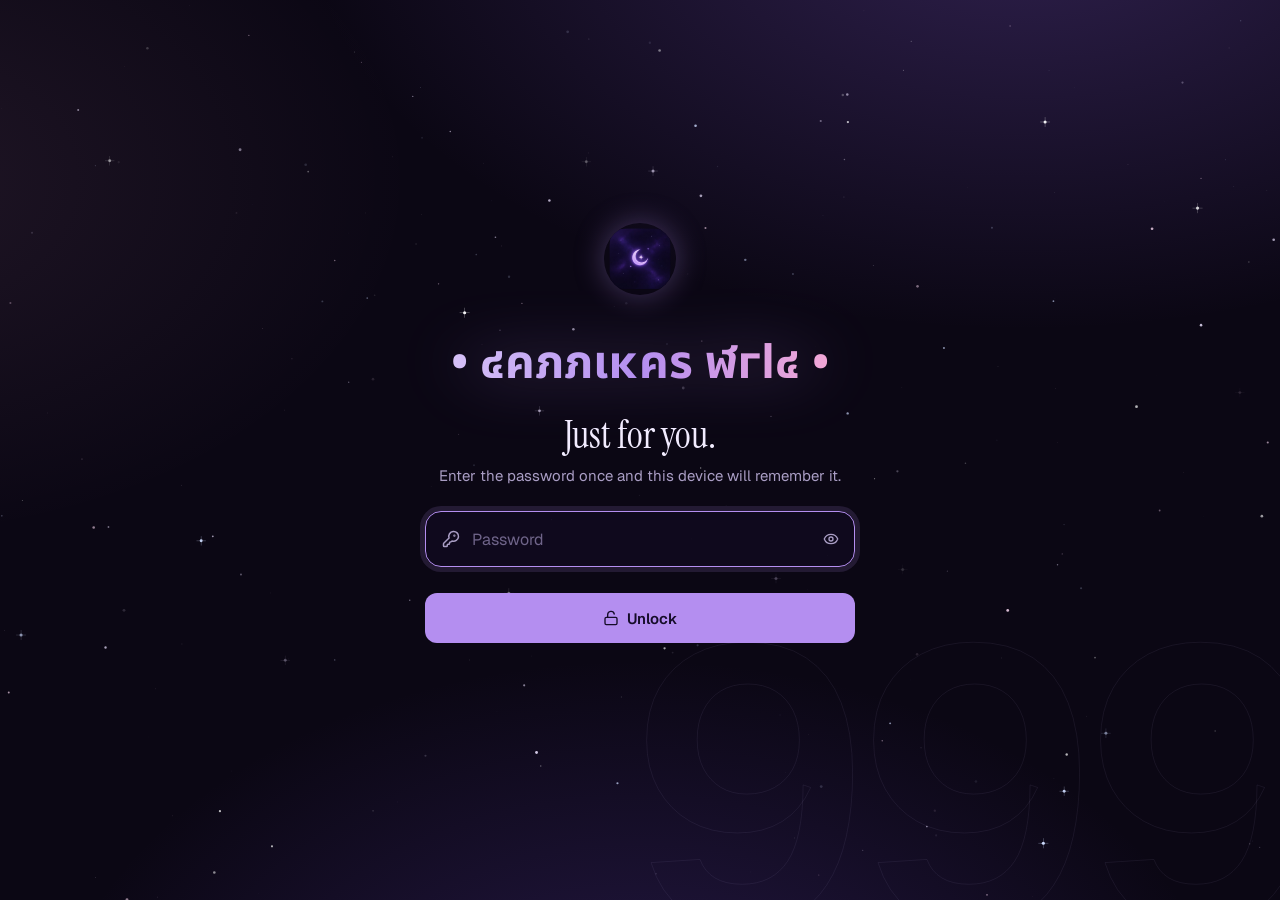
<file: index.html>
<!doctype html>
<html lang="en" class="booting">
<head>
  <meta charset="utf-8">
  <meta name="viewport" content="width=device-width, initial-scale=1, viewport-fit=cover">
  <title>• ๔คภภเкคร ฬгl๔ •</title>
  <meta name="description" content="A private page.">
  <!-- private page: keep it out of search engines -->
  <meta name="robots" content="noindex, nofollow">
  <meta name="theme-color" content="#0b0714">
  <link rel="icon" type="image/png" href="logo.png?v=9">

  <!-- installable as an app (opens at ?home=1, so it counts as her home page) -->
  <link rel="manifest" href="manifest.webmanifest">
  <link rel="apple-touch-icon" href="logo.png?v=9">
  <meta name="apple-mobile-web-app-title" content="๔คภภเкคร ฬгl๔">
  <meta name="mobile-web-app-capable" content="yes">
  <meta name="apple-mobile-web-app-capable" content="yes">
  <meta name="apple-mobile-web-app-status-bar-style" content="black-translucent">

  <link rel="preconnect" href="https://fonts.googleapis.com">
  <link rel="preconnect" href="https://fonts.gstatic.com" crossorigin>
  <link href="https://fonts.googleapis.com/css2?family=Geist:wght@400;500;600&family=Geist+Mono:wght@400;500&family=Instrument+Serif:ital@0;1&family=Noto+Sans+Thai:wght@600;700&display=swap" rel="stylesheet">

  <link rel="stylesheet" href="css/styles.css?v=8">
  <link rel="stylesheet" href="css/vibes.css?v=8">

  <!-- logo image sizing -->
  <style>
    .rail-logo { width: 38px; height: 38px; border-radius: 50%; object-fit: cover; display: block; }
    .lock-logo { width: 72px; height: 72px; border-radius: 50%; object-fit: cover; display: block; margin: 0 auto 14px; box-shadow: 0 0 30px rgba(180, 142, 240, 0.35); }
  </style>
</head>
<body>
  <!-- background: live starfield (js/sky.js) + cursor glow -->
  <canvas class="sky" id="sky" aria-hidden="true"></canvas>
  <div class="aura" aria-hidden="true"></div>
  <div class="mark999" aria-hidden="true">999</div>

  <!-- LOCK (js/gate.js): the page's private data stays encrypted until the password is entered once on this device -->
  <div class="lock" id="lock" hidden>
    <div class="lock-card">
      <img class="lock-logo" src="logo.png?v=9" alt="">
      <p class="lock-title" aria-hidden="true">• ๔คภภเкคร ฬгl๔ •</p>
      <h1 class="lock-lead">Just for you.</h1>
      <p class="lock-sub">Enter the password once and this device will remember it.</p>
      <form class="lock-form" id="lock-form" autocomplete="off">
        <label class="lock-field">
          <span data-icon="key-round"></span>
          <input id="lock-input" type="password" autocomplete="current-password" placeholder="Password" aria-label="Password" spellcheck="false" autocapitalize="off">
          <button class="icon-btn" type="button" id="lock-eye" aria-label="Show password"><span data-icon="eye"></span></button>
        </label>
        <button class="btn btn-block" type="submit"><span data-icon="lock-open"></span>Unlock</button>
        <p class="lock-error" id="lock-error" role="alert"></p>
      </form>
    </div>
  </div>

  <div class="app" id="app" hidden>
    <!-- SIDEBAR (js/sidebar.js): a rail on the left, a dock along the bottom on phones -->
    <nav class="rail" id="rail" aria-label="Sidebar">
      <button class="rail-btn rail-home" type="button" data-rail="home" data-tip="Top" aria-label="Back to the top"><img class="rail-logo" src="logo.png?v=9" alt=""></button>
      <span class="rail-sep" aria-hidden="true"></span>
      <a class="rail-btn rail-app" href="https://open.spotify.com" target="_blank" rel="noopener" data-tip="Spotify" aria-label="Spotify (opens in a new tab)">
        <svg class="brand-spotify" viewBox="0 0 24 24" aria-hidden="true"><path fill="currentColor" d="M12 0C5.4 0 0 5.4 0 12s5.4 12 12 12 12-5.4 12-12S18.66 0 12 0zm5.521 17.34c-.24.359-.66.48-1.021.24-2.820-1.740-6.360-2.101-10.561-1.141-.418.122-.779-.179-.899-.539-.12-.421.18-.78.54-.9 4.56-1.021 8.52-.6 11.64 1.32.42.18.479.659.301 1.02zm1.44-3.3c-.301.42-.841.6-1.262.3-3.239-1.98-8.159-2.58-11.939-1.38-.479.12-1.02-.12-1.14-.6-.12-.48.12-1.021.6-1.141C9.6 9.9 15 10.561 18.72 12.84c.361.181.54.78.241 1.2zm.12-3.36C15.24 8.4 8.82 8.16 5.16 9.301c-.6.179-1.2-.181-1.38-.721-.18-.601.18-1.2.72-1.381 4.26-1.26 11.28-1.02 15.721 1.621.539.3.719 1.02.419 1.56-.299.421-1.02.599-1.559.3z"/></svg>
      </a>
      <button class="rail-btn rail-app" type="button" data-panel-toggle="sportsyou" data-tip="sportsYou" aria-label="sportsYou" aria-expanded="false" aria-controls="panel-sportsyou">
        <span class="sy-tile"><span class="brand-sy"></span></span>
      </button>
      <span class="rail-sep" aria-hidden="true"></span>
      <button class="rail-btn rail-jump" type="button" data-jump="now" data-tip="Right now" aria-label="Go to Right now"><span data-icon="clock"></span></button>
      <button class="rail-btn rail-jump" type="button" data-jump="classes" data-tip="Classes" aria-label="Go to Classes"><span data-icon="layout-grid"></span></button>
      <button class="rail-btn rail-jump" type="button" data-jump="week" data-tip="This week" aria-label="Go to This week"><span data-icon="calendar-days"></span></button>
      <button class="rail-btn rail-jump" type="button" data-jump="notes" data-tip="Notes" aria-label="Go to Notes"><span data-icon="notebook-pen"></span></button>
      <span class="rail-grow" aria-hidden="true"></span>
      <button class="rail-btn" type="button" data-action="settings" data-tip="Settings" aria-label="Settings"><span data-icon="settings"></span></button>
    </nav>

    <aside class="side-panel" id="panel-sportsyou" data-panel="sportsyou" aria-label="sportsYou" inert>
      <header class="panel-head">
        <span class="sy-tile"><span class="brand-sy"></span></span>
        <h2>sportsYou</h2>
        <a class="icon-btn" href="https://app.sportsyou.com/" target="_blank" rel="noopener" aria-label="Open sportsYou in a new tab" title="Open in a new tab"><span data-icon="arrow-up-right"></span></a>
        <button class="icon-btn" type="button" data-panel-close aria-label="Close" title="Close"><span data-icon="x"></span></button>
      </header>
      <div class="panel-body sy-body">
        <div class="sy-hero">
          <span class="sy-tile big"><span class="brand-sy"></span></span>
          <b>Teams, chats &amp; schedules</b>
          <span>Opens in its own slim window right beside this page.</span>
        </div>
        <button class="btn btn-block" type="button" data-sy="dock"><span data-icon="arrow-right"></span>Open beside this page</button>
        <button class="btn ghost btn-block" type="button" data-sy="tab"><span data-icon="arrow-up-right"></span>Open in a new tab</button>
        <label class="set-row sy-direct"><span class="set-label">Skip this panel next time<small>The sidebar button opens sportsYou straight away</small></span><input class="switch" type="checkbox" id="sy-direct"></label>
        <p class="sy-note"><span data-icon="info"></span><span>sportsYou doesn't allow other websites to show it inside them, so it can't live inside this panel the way Spotify does.</span></p>
      </div>
    </aside>

    <header class="topbar wrap">
      <p class="greeting" id="greeting">Hi</p>
      <div class="topbar-right">
        <button class="sync-pill" type="button" id="sync-pill" data-action="settings" hidden><span data-icon="cloud"></span><span class="sync-label"></span></button>
        <span class="day-badge" id="day-badge"></span>
        <span class="clock-date" id="clock-date"></span>
        <time class="clock" id="clock"><span id="clock-time">--:--</span><span class="clock-ap" id="clock-ap"></span></time>
        <button class="icon-btn gear" type="button" data-action="settings" aria-label="Settings" title="Settings"><span data-icon="settings"></span></button>
      </div>
    </header>

    <!-- TITLE + SEARCH + SHORTCUT BUBBLES (js/home.js) -->
    <section class="launch wrap" aria-label="Search and shortcuts">
      <h1 class="title" id="title" aria-label="Dannika's world">• ๔คภภเкคร ฬгl๔ •</h1>
      <form class="search" id="search" action="https://www.google.com/search" method="get" role="search">
        <span class="search-icon" data-icon="search"></span>
        <input id="search-input" name="q" type="search" placeholder="Search Google or type a link" aria-label="Search Google or type a link" autocomplete="off" enterkeyhint="search">
        <kbd class="search-hint" aria-hidden="true">/</kbd>
      </form>
      <nav class="bubbles" id="bookmarks" aria-label="Shortcuts"></nav>
    </section>

    <!-- Sections can be reordered and hidden in edit mode (hold down on a header). Each needs a data-key. -->
    <main class="wrap">
      <!-- RIGHT NOW (js/app.js) -->
      <section class="sec" data-key="now" aria-labelledby="now-h">
        <header class="sec-head"><span class="sec-num">01</span><h2 id="now-h">Right now</h2><span class="sec-rule"></span><span class="sec-aside" id="now-aside"></span></header>
        <div class="now-grid">
          <article class="hero spot" id="now" aria-live="polite"></article>
          <figure class="dial-card spot">
            <div class="dial" id="dial"></div>
            <figcaption><ol class="dial-legend" id="dial-legend"></ol></figcaption>
          </figure>
        </div>
      </section>

      <!-- CLASSES -->
      <section class="sec" data-key="classes" aria-labelledby="classes-h">
        <header class="sec-head"><span class="sec-num">02</span><h2 id="classes-h">Classes</h2><span class="sec-rule"></span><button class="btn ghost sm" type="button" data-canvas=""><span data-icon="book-marked"></span>Canvas pages</button></header>
        <div class="course-grid" id="course-cards"></div>
      </section>

      <!-- THIS WEEK + COMING UP + TO-DO -->
      <section class="sec" data-key="week" aria-labelledby="week-title">
        <header class="sec-head"><span class="sec-num">03</span><h2 id="week-title">This week</h2><span class="sec-rule"></span></header>
        <div class="week-layout">
          <div class="panel week-panel">
            <div class="wk" id="week"></div>
          </div>
          <div class="side">
            <div class="panel spot" data-key="coming">
              <h3 class="panel-h"><span data-icon="flag"></span>Coming up</h3>
              <ul class="coming-up" id="coming-up"></ul>
            </div>
            <div class="panel spot" data-key="todo">
              <h3 class="panel-h"><span data-icon="list-checks"></span>To-do</h3>
              <form class="todo-form" id="todo-form" autocomplete="off">
                <input id="todo-input" type="text" placeholder="Add something" aria-label="New to-do" maxlength="140">
                <button class="icon-btn solid" type="submit" aria-label="Add to-do"><span data-icon="plus"></span></button>
              </form>
              <ul class="todo-list" id="todo-list"></ul>
            </div>
          </div>
        </div>
      </section>

      <!-- NOTES (js/notes.js) -->
      <section class="sec" data-key="notes" aria-labelledby="notes-h">
        <header class="sec-head"><span class="sec-num">04</span><h2 id="notes-h">Notes</h2><span class="sec-rule"></span><button class="btn ghost sm" type="button" data-notes-import><span data-icon="apple"></span>Import from Apple Notes</button></header>
        <div class="notes panel" id="notes">
          <aside class="notes-side">
            <div class="notes-top">
              <label class="notes-search"><span data-icon="search"></span><input id="notes-q" type="search" placeholder="Search notes" aria-label="Search notes" autocomplete="off"></label>
              <button class="icon-btn solid" type="button" id="note-new" aria-label="New note" title="New note"><span data-icon="square-pen"></span></button>
            </div>
            <ul class="notes-list" id="notes-list"></ul>
          </aside>
          <div class="notes-main">
            <div class="notes-bar" role="toolbar" aria-label="Formatting">
              <button class="icon-btn notes-back" type="button" id="note-back" aria-label="All notes"><span data-icon="arrow-left"></span></button>
              <button class="icon-btn" type="button" data-cmd="heading" aria-label="Heading" title="Heading"><span data-icon="heading-2"></span></button>
              <button class="icon-btn" type="button" data-cmd="bold" aria-label="Bold" title="Bold"><span data-icon="bold"></span></button>
              <button class="icon-btn" type="button" data-cmd="italic" aria-label="Italic" title="Italic"><span data-icon="italic"></span></button>
              <button class="icon-btn" type="button" data-cmd="checklist" aria-label="Checklist" title="Checklist"><span data-icon="list-todo"></span></button>
              <button class="icon-btn" type="button" data-cmd="bullets" aria-label="Bulleted list" title="Bulleted list"><span data-icon="list"></span></button>
              <button class="icon-btn" type="button" data-cmd="numbers" aria-label="Numbered list" title="Numbered list"><span data-icon="list-ordered"></span></button>
              <span class="notes-status" id="note-status" aria-live="polite"></span>
              <button class="icon-btn" type="button" id="note-pin" aria-pressed="false" aria-label="Pin note" title="Pin"><span data-icon="pin"></span></button>
              <button class="icon-btn" type="button" id="note-delete" aria-label="Delete note" title="Delete"><span data-icon="trash-2"></span></button>
            </div>
            <div class="note-editor" id="note-editor" contenteditable="true" role="textbox" aria-multiline="true" aria-label="Note" spellcheck="true" data-placeholder="Start typing. The first line becomes the title."></div>
            <div class="notes-pick"><span data-icon="sticky-note"></span>Pick a note, or start a new one.</div>
            <div class="notes-empty">
              <span class="notes-empty-art" data-icon="sticky-note"></span>
              <b>No notes yet</b>
              <span>Write one, or bring yours over from Apple Notes.</span>
              <div class="notes-empty-actions">
                <button class="btn" type="button" id="note-first"><span data-icon="square-pen"></span>New note</button>
                <button class="btn ghost" type="button" data-notes-import><span data-icon="apple"></span>Import</button>
              </div>
            </div>
          </div>
        </div>
      </section>

      <!-- =====================================================================
           VIBES — shows + music
           OWNED BY: the "vibes" LLM. Read LLM_INSTRUCTIONS.md first.
           - Put content in data/vibes.js, rendering in js/vibes.js, styles in css/vibes.css.
           - You may change anything INSIDE this <section>. Don't edit outside it.
           - Keep data-key="vibes" on the section (edit mode uses it).
           ===================================================================== -->
      <section class="sec vibes" id="vibes" data-key="vibes" aria-labelledby="vibes-title">
        <header class="sec-head"><span class="sec-num">05</span><h2 id="vibes-title">Vibes</h2><span class="sec-rule"></span><span class="sec-aside">Shows &amp; music</span></header>
        <div class="panel" id="vibes-root"></div>
      </section>
      <!-- ======================= END VIBES ================================== -->
    </main>

    <footer class="foot wrap">
      <button class="nine" id="nine" type="button" aria-label="999: make it rain shooting stars">999</button>
      <span class="foot-line">Legends never die</span>
      <button class="link-btn" type="button" data-action="settings">Settings</button>
      <span class="foot-tip">Hold down on anything to rearrange</span>
    </footer>
  </div>

  <!-- edit mode bar (js/edit.js) -->
  <div class="edit-bar" id="edit-bar" hidden>
    <span class="edit-hint"><span data-icon="move"></span>Drag to move · tap <span class="mini-minus" data-icon="minus"></span> to hide</span>
    <div class="edit-hidden" id="edit-hidden"></div>
    <button class="btn" type="button" id="edit-done"><span data-icon="check"></span>Done</button>
  </div>

  <!-- "make this your home page" popup (js/home.js) -->
  <dialog class="modal" id="home-dialog" aria-labelledby="home-title">
    <button class="modal-x" type="button" data-close aria-label="Close"><span data-icon="x"></span></button>
    <p class="modal-kicker">Quick setup</p>
    <h2 id="home-title">Make this your home page</h2>
    <p class="modal-lead">So your classes are the first thing you see every time you open Chrome.</p>

    <div class="copy-row">
      <input id="home-url" type="text" readonly aria-label="Your home page link">
      <button class="btn" type="button" id="copy-home"><span data-icon="copy"></span><span class="copy-label">Copy link</span></button>
    </div>

    <div class="tabs" role="tablist" aria-label="Your device">
      <button class="tab" type="button" role="tab" data-tab="computer" aria-controls="panel-computer"><span data-icon="monitor"></span>Computer</button>
      <button class="tab" type="button" role="tab" data-tab="android" aria-controls="panel-android"><span data-icon="smartphone"></span>Android</button>
      <button class="tab" type="button" role="tab" data-tab="iphone" aria-controls="panel-iphone"><span data-icon="smartphone"></span>iPhone</button>
    </div>

    <div class="tab-panel" id="panel-computer" role="tabpanel" data-panel="computer">
      <ol class="steps">
        <li>Hit <b>Copy link</b> above.</li>
        <li>In Chrome, click <b>⋮</b> (top right) → <b>Settings</b>.</li>
        <li>Click <b>On startup</b> → <b>Open a specific page or set of pages</b> → <b>Add a new page</b> → paste → <b>Add</b>.</li>
        <li>Then click <b>Appearance</b> → turn on <b>Show home button</b> → click the box under it and paste the link there too. Now the home button brings you back here.</li>
      </ol>
    </div>

    <div class="tab-panel" id="panel-android" role="tabpanel" data-panel="android" hidden>
      <ol class="steps">
        <li>Hit <b>Copy link</b> above.</li>
        <li>In Chrome, tap <b>⋮</b> (top right) → <b>Settings</b> → <b>Homepage</b>.</li>
        <li>Turn it on, tap <b>Enter custom web address</b>, and paste the link.</li>
        <li>Want an app icon too? Tap <b>⋮</b> → <b>Add to Home screen</b> → <b>Install</b>.</li>
      </ol>
    </div>

    <div class="tab-panel" id="panel-iphone" role="tabpanel" data-panel="iphone" hidden>
      <p class="steps-note">iPhone Chrome doesn't have a home page setting, so turn it into an app instead:</p>
      <ol class="steps">
        <li>Tap <b>Open home link</b> below.</li>
        <li>Tap the share button. In Chrome it's in the address bar, in Safari it's at the bottom.</li>
        <li>Tap <b>Add to Home Screen</b> → <b>Add</b>.</li>
        <li>Open it from the new icon on your home screen.</li>
      </ol>
      <a class="btn btn-block" id="home-link" href="?home=1">Open home link <span data-icon="arrow-right"></span></a>
    </div>

    <div class="modal-actions">
      <button class="btn ghost" type="button" data-close>Maybe later</button>
      <button class="link-btn" type="button" id="home-never">Don't ask again</button>
    </div>
  </dialog>

  <!-- add / edit / remove shortcut bubbles (js/home.js) -->
  <dialog class="modal" id="shortcut-dialog" aria-labelledby="shortcut-title">
    <button class="modal-x" type="button" data-close aria-label="Close"><span data-icon="x"></span></button>
    <p class="modal-kicker">Shortcuts</p>
    <h2 id="shortcut-title">Your shortcuts</h2>
    <form class="shortcut-form" id="shortcut-form" autocomplete="off">
      <label>Name <input id="sc-name" type="text" required maxlength="24" placeholder="YouTube"></label>
      <label>Link <input id="sc-url" type="text" required placeholder="youtube.com" inputmode="url"></label>
      <button class="btn" type="submit"><span data-icon="check"></span><span id="sc-submit-label">Add shortcut</span></button>
    </form>
    <div class="modal-sub-row"><h3 class="modal-sub">On your page</h3><button class="link-btn" type="button" id="sc-restore" hidden>Bring back removed ones</button></div>
    <ul class="sc-list" id="sc-list"></ul>
  </dialog>

  <!-- link each class to its Canvas page (js/canvas.js) -->
  <dialog class="modal modal-wide" id="canvas-dialog" aria-labelledby="canvas-title">
    <button class="modal-x" type="button" data-close aria-label="Close"><span data-icon="x"></span></button>
    <p class="modal-kicker">Canvas</p>
    <h2 id="canvas-title">Link your Canvas pages</h2>
    <p class="modal-lead">Each class gets a button that opens its own Canvas page.</p>

    <p class="found-banner" id="canvas-found" hidden></p>

    <section class="finder">
      <div class="finder-head">
        <span class="finder-i" data-icon="sparkles"></span>
        <div><b>Find them for me</b><span>Websites can't look through your laptop, but this button can read your class list straight from Canvas and fill everything in.</span></div>
      </div>
      <ol class="steps">
        <li>Drag this to your bookmarks bar: <a class="bookmarklet" id="bookmarklet" href="#" title="Drag me to your bookmarks bar"><span data-icon="sparkles"></span>Find my classes</a><small class="hint" id="bookmarklet-hint">Can't see the bar? Press <kbd>Ctrl</kbd>+<kbd>Shift</kbd>+<kbd>B</kbd>.</small></li>
        <li><a id="canvas-open" href="#" target="_blank" rel="noopener">Open Canvas</a> and sign in.</li>
        <li>Click <b>Find my classes</b> in the bookmarks bar. You'll come right back here with your classes matched.</li>
      </ol>
    </section>

    <form id="canvas-form" autocomplete="off" novalidate>
      <h3 class="modal-sub">Or paste the links</h3>
      <div class="cv-rows" id="canvas-rows"></div>
      <div class="modal-actions">
        <button class="btn ghost" type="button" data-close>Cancel</button>
        <button class="btn" type="submit"><span data-icon="check"></span>Save</button>
      </div>
    </form>
  </dialog>

  <!-- bring notes over from Apple Notes (js/notes.js) -->
  <dialog class="modal modal-wide" id="notes-import" aria-labelledby="ni-title">
    <button class="modal-x" type="button" data-close aria-label="Close"><span data-icon="x"></span></button>
    <p class="modal-kicker">Notes</p>
    <h2 id="ni-title">Bring over your Apple Notes</h2>
    <p class="modal-lead">Apple keeps Notes inside its own apps, so there are two ways to move them here.</p>
    <div class="tabs" role="tablist" aria-label="How to import">
      <button class="tab" type="button" role="tab" data-tab="paste" aria-selected="true"><span data-icon="clipboard-paste"></span>Copy &amp; paste</button>
      <button class="tab" type="button" role="tab" data-tab="files" aria-selected="false"><span data-icon="file-text"></span>Files</button>
    </div>
    <div class="tab-panel" role="tabpanel" data-panel="paste">
      <ol class="steps">
        <li>Open a note in Apple Notes.</li>
        <li>Select all of it. On iPhone, tap and hold the text → <b>Select All</b>. On a Mac, press <kbd>⌘</kbd>+<kbd>A</kbd>.</li>
        <li>Copy, then paste below. Lists, checklists and bold text come along.</li>
      </ol>
      <div class="paste-box" id="ni-paste" contenteditable="true" role="textbox" aria-multiline="true" aria-label="Paste a note here" data-placeholder="Paste a note here"></div>
      <div class="modal-actions">
        <span class="hint" id="ni-count" aria-live="polite"></span>
        <button class="btn" type="button" id="ni-add" disabled><span data-icon="plus"></span>Add note</button>
      </div>
    </div>
    <div class="tab-panel" role="tabpanel" data-panel="files" hidden>
      <p class="steps-note">Moving lots of notes at once? On a Mac, free apps like <b>Exporter</b> from the Mac App Store save all your Apple Notes as files. Then pick them all here. Text, Markdown and HTML files work.</p>
      <label class="drop" id="ni-drop">
        <span data-icon="upload"></span>
        <b>Choose files</b>
        <span>or drop them here</span>
        <input type="file" id="ni-files" multiple accept=".txt,.md,.markdown,.html,.htm,text/plain,text/markdown,text/html">
      </label>
    </div>
  </dialog>

  <!-- SETTINGS (js/settings.js) -->
  <dialog class="drawer" id="settings" aria-labelledby="settings-title">
    <div class="drawer-head">
      <div><p class="modal-kicker">Settings</p><h2 id="settings-title">Make it yours</h2></div>
      <button class="modal-x" type="button" data-close aria-label="Close"><span data-icon="x"></span></button>
    </div>
    <div class="drawer-body">
      <section class="set-group">
        <h3>You</h3>
        <label class="set-row stack"><span class="set-label">Name in the greeting</span><input class="field" id="set-name" type="text" data-pref="name" maxlength="30" autocomplete="off"></label>
      </section>

      <section class="set-group">
        <h3>Look</h3>
        <div class="set-row stack"><span class="set-label">Color</span><div class="swatches" id="set-swatches"></div></div>
        <label class="set-row"><span class="set-label">Starfield<small>Live stars behind the page</small></span><input class="switch" type="checkbox" data-pref="sky"></label>
        <div class="set-row"><span class="set-label">How many stars</span>
          <div class="seg" data-pref="density"><button type="button" data-value="few">Few</button><button type="button" data-value="some">Some</button><button type="button" data-value="lots">Lots</button></div></div>
        <label class="set-row"><span class="set-label">Shooting stars</span><input class="switch" type="checkbox" data-pref="shooting"></label>
        <label class="set-row"><span class="set-label">Glow that follows the mouse</span><input class="switch" type="checkbox" data-pref="glow"></label>
        <label class="set-row"><span class="set-label">Cards lean toward the mouse</span><input class="switch" type="checkbox" data-pref="tilt"></label>
        <label class="set-row"><span class="set-label">Daily line under "Right now"</span><input class="switch" type="checkbox" data-pref="quotes"></label>
        <label class="set-row"><span class="set-label">Calm mode<small>Turns off movement and animations</small></span><input class="switch" type="checkbox" data-pref="calm"></label>
      </section>

      <section class="set-group">
        <h3>Layout</h3>
        <p class="set-note">Hold down on anything on the page to move it or hide it. Everything snaps into place.</p>
        <button class="btn ghost" type="button" data-set="edit-layout"><span data-icon="move"></span>Edit layout</button>
        <div class="set-list" id="set-sections"></div>
        <button class="link-btn" type="button" data-set="reset-layout">Reset layout</button>
      </section>

      <section class="set-group">
        <h3>Schedule</h3>
        <div class="set-row"><span class="set-label">Clock</span>
          <div class="seg" data-pref="clock24"><button type="button" data-value="false">12-hour</button><button type="button" data-value="true">24-hour</button></div></div>
        <div class="set-row stack"><span class="set-label">Switch to the next class</span>
          <div class="seg" data-pref="early"><button type="button" data-value="0">On time</button><button type="button" data-value="5">5 min</button><button type="button" data-value="10">10 min</button><button type="button" data-value="default">15 min</button><button type="button" data-value="20">20 min</button></div></div>
        <div class="set-row"><span class="set-label">Today</span><span class="set-daytype" id="set-daytype"></span></div>
        <button class="link-btn" type="button" data-set="unfix" id="set-unfix" hidden>Undo my red/blue fixes</button>
        <button class="btn ghost" type="button" data-set="canvas"><span data-icon="book-marked"></span>Canvas pages</button>
      </section>

      <section class="set-group">
        <h3>Search &amp; shortcuts</h3>
        <div class="set-row stack"><span class="set-label">Search with</span>
          <div class="seg" data-pref="engine"><button type="button" data-value="google">Google</button><button type="button" data-value="duckduckgo">DuckDuckGo</button><button type="button" data-value="bing">Bing</button></div></div>
        <label class="set-row"><span class="set-label">Open shortcuts in a new tab</span><input class="switch" type="checkbox" data-pref="newTab"></label>
        <div class="set-buttons">
          <button class="btn ghost" type="button" data-set="shortcuts"><span data-icon="layout-grid"></span>Manage shortcuts</button>
          <button class="btn ghost" type="button" data-set="home"><span data-icon="house"></span>Home page setup</button>
        </div>
      </section>

      <section class="set-group">
        <h3>Notes</h3>
        <button class="btn ghost" type="button" data-set="notes-import"><span data-icon="apple"></span>Import from Apple Notes</button>
      </section>

      <section class="set-group" id="set-sync-group" hidden>
        <h3>Sync</h3>
        <div class="sync-row"><span class="sync-state" id="set-sync-state"></span><button class="btn ghost sm" type="button" data-set="sync-now"><span data-icon="refresh-cw"></span>Sync now</button></div>
        <p class="set-note">Notes, to-dos, shortcuts, layout, settings, Canvas links and Spotify picks are the same on every device you unlock. It's all encrypted with your password before it leaves this device.</p>
      </section>

      <section class="set-group">
        <h3>Your stuff</h3>
        <p class="set-note">Everything you do here saves on this device as you go. To move it to another phone or laptop, download a backup here and restore it there.</p>
        <div class="set-buttons">
          <button class="btn ghost" type="button" data-set="backup"><span data-icon="download"></span>Download backup</button>
          <button class="btn ghost" type="button" data-set="restore"><span data-icon="upload"></span>Restore a backup</button>
        </div>
        <input type="file" id="set-restore-file" accept=".json,application/json" hidden>
        <div class="set-confirm" id="set-restore-confirm" hidden>
          <p id="set-restore-msg"></p>
          <div class="set-buttons"><button class="btn" type="button" data-set="restore-yes">Restore</button><button class="btn ghost" type="button" data-set="restore-no">Cancel</button></div>
        </div>
        <button class="link-btn" type="button" data-set="prefs-reset">Put settings back to how they started</button>
        <button class="link-btn danger" type="button" data-set="erase">Erase everything on this device</button>
        <div class="set-confirm danger" id="set-erase-confirm" hidden>
          <p>This clears your notes, to-dos, shortcuts, Canvas links and settings on this device. It can't be undone.</p>
          <div class="set-buttons"><button class="btn danger" type="button" data-set="erase-yes">Erase</button><button class="btn ghost" type="button" data-set="erase-no">Cancel</button></div>
        </div>
      </section>

      <section class="set-group">
        <h3>Privacy</h3>
        <p class="set-note with-icon"><span data-icon="shield-check"></span>This device is unlocked and won't ask for the password again.</p>
        <button class="btn ghost" type="button" data-set="lock"><span data-icon="lock"></span>Lock this device</button>
      </section>
    </div>
  </dialog>

  <!-- Only these load before unlocking (no private data). js/gate.js loads the rest. -->
  <script src="js/icons.js?v=8"></script>
  <script src="js/prefs.js?v=8"></script>
  <script src="js/sky.js?v=8"></script>
  <script src="data/private.js?v=8"></script>
  <script src="js/gate.js?v=8"></script>
</body>
</html>
</file>
<file: css/styles.css>
/* ============================================================================
   • ๔คภภเкคร ฬгl๔ • — styles
   Her lavender lives in --wrld. Change it there and the whole site follows.
   Type: Geist (UI), Geist Mono (times + labels), Instrument Serif (headlines).
   ============================================================================ */

@property --ang { syntax: "<angle>"; inherits: false; initial-value: 0deg; }

:root {
  /* color */
  --wrld: #b48ef0;          /* her lavender, the main color */
  --wrld-soft: color-mix(in srgb, var(--wrld) 55%, #fff);
  --wrld-deep: color-mix(in srgb, var(--wrld) 65%, #000);
  --pink: #f2a7d6;
  --bg: #0b0714;
  --text: #f2ecff;
  --muted: #a99dc4;
  --faint: #6f6489;
  --line: rgba(232, 220, 255, 0.08);
  --line-2: rgba(232, 220, 255, 0.15);
  --surface: rgba(255, 255, 255, 0.035);
  --surface-2: rgba(255, 255, 255, 0.065);
  --card: rgba(19, 12, 34, 0.82);
  --card-border: var(--line);
  --ink: #150c28;           /* text on lavender */

  /* shape + type */
  --radius: 20px;
  --radius-sm: 12px;
  --font: "Geist", ui-sans-serif, system-ui, -apple-system, "Segoe UI", sans-serif;
  --mono: "Geist Mono", ui-monospace, "SFMono-Regular", Consolas, monospace;
  --serif: "Instrument Serif", ui-serif, Georgia, serif;
  --font-title: "Noto Sans Thai", var(--font);
  --ease: cubic-bezier(0.2, 0.8, 0.2, 1);
}

* { box-sizing: border-box; }
html { color-scheme: dark; -webkit-text-size-adjust: 100%; }

body {
  position: relative;
  margin: 0;
  min-height: 100vh;
  overflow-x: hidden;
  font: 400 15px/1.5 var(--font);
  color: var(--text);
  background:
    radial-gradient(1200px 700px at 80% -10%, rgba(123, 85, 199, 0.32), transparent 60%),
    radial-gradient(900px 600px at -10% 20%, rgba(242, 167, 214, 0.09), transparent 60%),
    radial-gradient(1000px 700px at 50% 120%, rgba(90, 60, 170, 0.35), transparent 60%),
    var(--bg);
  background-attachment: fixed;
  -webkit-font-smoothing: antialiased;
}

a { color: inherit; }
code { font: 0.9em var(--mono); color: var(--wrld-soft); }
::selection { background: color-mix(in srgb, var(--wrld) 35%, transparent); }
:focus-visible { outline: 2px solid var(--wrld-soft); outline-offset: 3px; border-radius: 8px; }

.i { display: block; width: 18px; height: 18px; flex: none; }
[data-icon] { display: inline-grid; place-items: center; }
.sr-only { position: absolute; width: 1px; height: 1px; padding: 0; margin: -1px; overflow: hidden; clip: rect(0 0 0 0); white-space: nowrap; border: 0; }

/* ---------- background layers ---------- */
.sky { position: fixed; inset: 0; z-index: 0; pointer-events: none; }
.aura {
  position: fixed;
  inset: 0;
  z-index: 0;
  pointer-events: none;
  opacity: 0;
  background: radial-gradient(520px circle at var(--mx, 50%) var(--my, 30%), color-mix(in srgb, var(--wrld) 11%, transparent), transparent 65%);
  transition: opacity 0.6s ease;
}
.has-cursor .aura { opacity: 1; }
.mark999 {
  position: fixed;
  right: -2vw;
  bottom: -6vw;
  z-index: 0;
  pointer-events: none;
  font: 600 clamp(180px, 30vw, 420px)/1 var(--font);
  letter-spacing: -0.06em;
  color: transparent;
  -webkit-text-stroke: 1px color-mix(in srgb, var(--wrld-soft) 7%, transparent);
}
.topbar, .launch, main, .foot { position: relative; z-index: 1; }

/* ---------- layout ---------- */
.wrap { width: 100%; max-width: 1140px; margin: 0 auto; padding: 0 16px; }
@media (min-width: 720px) { .wrap { padding: 0 32px; } }

/* entrance */
@keyframes rise { from { opacity: 0; transform: translateY(14px); } }
.topbar, .title, .search, .bubbles, .sec { animation: rise 0.8s var(--ease) both; }
.title { animation-delay: 60ms; }
.search { animation-delay: 140ms; }
.bubbles { animation-delay: 200ms; }
.sec { animation-delay: 280ms; }

/* ---------- top bar ---------- */
.topbar {
  display: flex;
  flex-wrap: wrap;
  align-items: center;
  justify-content: space-between;
  gap: 10px 20px;
  padding-top: 22px;
}
.greeting { margin: 0; font: 400 22px/1.2 var(--serif); color: var(--muted); }
.greeting em { color: var(--text); }
.topbar-right { display: flex; flex-wrap: wrap; align-items: center; gap: 10px 16px; }
.clock-date { font-size: 13px; color: var(--muted); }
.clock { display: inline-flex; align-items: baseline; gap: 4px; font: 500 15px var(--mono); font-variant-numeric: tabular-nums; }
.clock-ap { font-size: 11px; color: var(--muted); }
.day-badge:empty { display: none; }

.dot { display: inline-block; flex: none; width: 7px; height: 7px; border-radius: 50%; background: var(--d, var(--wrld)); box-shadow: 0 0 8px var(--d, var(--wrld)); }
.type-pill {
  --d: var(--wrld);
  display: inline-flex;
  align-items: center;
  gap: 7px;
  height: 28px;
  padding: 0 12px;
  border-radius: 99px;
  border: 1px solid color-mix(in srgb, var(--d) 40%, transparent);
  background: color-mix(in srgb, var(--d) 12%, transparent);
  color: var(--text);
  font: 500 12px var(--font);
  white-space: nowrap;
}
button.type-pill { cursor: pointer; transition: background 0.2s; }
button.type-pill:hover { background: color-mix(in srgb, var(--d) 24%, transparent); }
.type-pill .flip-i { width: 12px; height: 12px; opacity: 0.55; }
.type-pill.off { --d: #8b80a6; }

/* ---------- title + search + bubbles ---------- */
.launch { display: flex; flex-direction: column; align-items: center; gap: 22px; padding-top: clamp(36px, 8vh, 80px); }

.title {
  margin: 0;
  font: 700 clamp(38px, 8.4vw, 86px)/1.05 var(--font-title);
  letter-spacing: 0.01em;
  text-align: center;
  color: var(--wrld-soft);
  text-shadow: 0 0 48px color-mix(in srgb, var(--wrld) 35%, transparent);
  cursor: default;
  user-select: none;
}
.title .ch { display: inline-block; animation: rise 0.7s var(--ease) both; animation-delay: calc(120ms + var(--i) * 35ms); }
.title .bullet { opacity: 0.6; }
.title.wave .ch { animation: wave 0.7s var(--ease) both; animation-delay: calc(var(--i) * 40ms); }
@keyframes wave {
  0%, 100% { transform: none; }
  35% { transform: translateY(-14px) rotate(-4deg); text-shadow: 0 10px 30px rgba(242, 167, 214, 0.6); }
  70% { transform: translateY(2px); }
}

.search {
  position: relative;
  isolation: isolate;
  display: flex;
  align-items: center;
  gap: 12px;
  width: min(100%, 640px);
  height: 58px;
  padding: 0 18px 0 20px;
  border-radius: 999px;
  border: 1px solid var(--line-2);
  background: rgba(17, 11, 31, 0.85);
  box-shadow: 0 1px 0 rgba(255, 255, 255, 0.04) inset, 0 20px 50px -24px rgba(0, 0, 0, 0.8);
  transition: box-shadow 0.4s var(--ease), border-color 0.3s;
}
.search::before {
  content: "";
  position: absolute;
  inset: -1px;
  z-index: -1;
  padding: 1.5px;
  border-radius: inherit;
  background: conic-gradient(from var(--ang), var(--wrld), var(--pink), #8fb4ff, var(--wrld));
  -webkit-mask: linear-gradient(#000 0 0) content-box, linear-gradient(#000 0 0);
  -webkit-mask-composite: xor;
  mask-composite: exclude;
  opacity: 0;
  transition: opacity 0.4s;
  animation: spin 5s linear infinite;
}
@keyframes spin { to { --ang: 360deg; } }
.search:focus-within { border-color: transparent; box-shadow: 0 0 0 6px color-mix(in srgb, var(--wrld) 8%, transparent), 0 24px 70px -20px color-mix(in srgb, var(--wrld) 45%, transparent); }
.search:focus-within::before { opacity: 1; }
.search-icon { color: var(--muted); }
.search-icon .i { width: 20px; height: 20px; }
.search input {
  flex: 1;
  min-width: 0;
  height: 100%;
  border: 0;
  outline: none;
  background: none;
  color: var(--text);
  font: 400 16px var(--font);
}
.search input::placeholder { color: var(--faint); }
.search input::-webkit-search-cancel-button { filter: invert(0.75); }
.search-hint { padding: 2px 8px; border: 1px solid var(--line-2); border-radius: 6px; color: var(--faint); font: 12px var(--mono); }
@media (hover: none) { .search-hint { display: none; } }

.bubbles { display: flex; flex-wrap: wrap; justify-content: center; gap: 4px 0; max-width: 780px; }
.bubble {
  display: flex;
  flex-direction: column;
  align-items: center;
  gap: 8px;
  width: 84px;
  padding: 10px 4px 8px;
  border: 0;
  border-radius: 16px;
  background: none;
  color: var(--muted);
  font: 500 12px var(--font);
  text-decoration: none;
  cursor: pointer;
  transition: color 0.2s;
}
.bubble-icon {
  display: grid;
  place-items: center;
  width: 50px;
  height: 50px;
  border-radius: 50%;
  border: 1px solid var(--line);
  background: rgba(255, 255, 255, 0.05);
  color: var(--text);
  transition: transform 0.35s var(--ease), border-color 0.25s, background 0.25s, box-shadow 0.35s;
}
.bubble-icon img { width: 24px; height: 24px; border-radius: 5px; }
.bubble-icon .i { width: 20px; height: 20px; }
.bubble:hover { color: var(--text); }
.bubble:hover .bubble-icon {
  transform: translateY(-4px);
  border-color: color-mix(in srgb, var(--wrld) 50%, transparent);
  background: color-mix(in srgb, var(--wrld) 12%, transparent);
  box-shadow: 0 14px 30px -12px color-mix(in srgb, var(--wrld) 70%, transparent);
}
.bubble-label { max-width: 100%; overflow: hidden; text-overflow: ellipsis; white-space: nowrap; }
.bubble.add .bubble-icon { border-style: dashed; border-color: var(--line-2); background: transparent; color: var(--muted); }
@media (max-width: 480px) {
  .bubble { width: 72px; }
  .bubble-icon { width: 46px; height: 46px; }
}

/* ---------- sections ---------- */
.sec { margin-top: 72px; scroll-margin-top: 20px; }
.sec-head { display: flex; align-items: center; gap: 14px; margin-bottom: 18px; }
.sec-num { font: 500 12px var(--mono); letter-spacing: 0.08em; color: var(--wrld); }
.sec-head h2 { margin: 0; font: 400 32px/1 var(--serif); letter-spacing: -0.01em; white-space: nowrap; }
.sec-rule { flex: 1; height: 1px; background: linear-gradient(90deg, var(--line-2), transparent); }
.sec-aside { font: 11px var(--mono); letter-spacing: 0.08em; text-transform: uppercase; color: var(--faint); white-space: nowrap; }
@media (max-width: 480px) { .sec { margin-top: 56px; } .sec-head h2 { font-size: 28px; } .sec-aside { display: none; } }

.panel { padding: 20px; border-radius: var(--radius); border: 1px solid var(--line); background: var(--card); }
.panel-h { display: flex; align-items: center; gap: 8px; margin: 0 0 12px; font: 500 11px var(--mono); letter-spacing: 0.1em; text-transform: uppercase; color: var(--muted); }
.panel-h .i { width: 14px; height: 14px; color: var(--wrld); }
.empty { display: flex; align-items: center; gap: 8px; padding: 10px 0; list-style: none; color: var(--faint); font-size: 14px; }
.empty .i { width: 16px; height: 16px; }

/* cursor-following light on cards (js/fx.js sets --sx/--sy) */
.spot { position: relative; isolation: isolate; }
.spot::before, .spot::after {
  content: "";
  position: absolute;
  inset: 0;
  border-radius: inherit;
  pointer-events: none;
  opacity: 0;
  transition: opacity 0.4s;
}
.spot::before {
  z-index: -1;
  background: radial-gradient(380px circle at var(--sx, 50%) var(--sy, 50%), color-mix(in srgb, var(--c, var(--wrld)) 13%, transparent), transparent 65%);
}
.spot::after {
  padding: 1px;
  background: radial-gradient(260px circle at var(--sx, 50%) var(--sy, 50%), color-mix(in srgb, var(--c, var(--wrld)) 75%, transparent), transparent 65%);
  -webkit-mask: linear-gradient(#000 0 0) content-box, linear-gradient(#000 0 0);
  -webkit-mask-composite: xor;
  mask-composite: exclude;
}
.spot:hover::before, .spot:hover::after { opacity: 1; }

/* ---------- buttons ---------- */
.btn {
  display: inline-flex;
  align-items: center;
  justify-content: center;
  gap: 8px;
  height: 42px;
  padding: 0 16px;
  border: 1px solid transparent;
  border-radius: 12px;
  background: var(--wrld);
  color: var(--ink);
  font: 600 14px var(--font);
  text-decoration: none;
  white-space: nowrap;
  cursor: pointer;
  transition: background 0.2s, transform 0.2s var(--ease), box-shadow 0.3s;
}
.btn .i { width: 16px; height: 16px; }
.btn:hover { background: var(--wrld-soft); transform: translateY(-1px); box-shadow: 0 12px 30px -12px color-mix(in srgb, var(--wrld) 80%, transparent); }
.btn.ghost { background: transparent; border-color: var(--line-2); color: var(--text); box-shadow: none; }
.btn.ghost:hover { background: var(--surface-2); }
.btn.sm { height: 30px; padding: 0 10px; border-radius: 9px; font-size: 12px; }
.btn.sm .i { width: 13px; height: 13px; }
.btn-block { display: flex; width: 100%; margin-top: 16px; }
.icon-btn {
  display: grid;
  place-items: center;
  flex: none;
  width: 34px;
  height: 34px;
  border-radius: 10px;
  border: 1px solid transparent;
  background: transparent;
  color: var(--muted);
  cursor: pointer;
  transition: background 0.2s, color 0.2s;
}
.icon-btn .i { width: 16px; height: 16px; }
.icon-btn:hover { background: var(--surface-2); color: var(--text); }
.icon-btn.solid { width: 42px; height: 42px; border-radius: 12px; background: var(--wrld); color: var(--ink); }
.icon-btn.solid:hover { background: var(--wrld-soft); }
.link-btn { padding: 4px; border: 0; background: none; color: var(--faint); font: 13px var(--font); text-decoration: underline; text-underline-offset: 3px; cursor: pointer; }
.link-btn:hover { color: var(--text); }

/* ---------- 01 right now ---------- */
.now-grid { display: grid; gap: 16px; grid-template-columns: minmax(0, 1fr); }
@media (min-width: 920px) { .now-grid { grid-template-columns: minmax(0, 1.5fr) minmax(330px, 1fr); } }

.hero {
  --c: var(--wrld);
  overflow: hidden;
  min-height: 360px;
  padding: 30px;
  border-radius: var(--radius);
  border: 1px solid var(--line);
  background: var(--card);
}
@media (max-width: 480px) { .hero { padding: 22px; min-height: 0; } }
.hero-glow {
  position: absolute;
  top: -40%;
  right: -20%;
  z-index: -1;
  width: 75%;
  aspect-ratio: 1;
  border-radius: 50%;
  background: radial-gradient(circle, color-mix(in srgb, var(--c) 30%, transparent), transparent 65%);
  animation: drift 14s ease-in-out infinite alternate;
  pointer-events: none;
}
@keyframes drift { to { transform: translate(-12%, 10%) scale(1.15); } }
.hero-body { position: relative; display: flex; flex-direction: column; gap: 16px; height: 100%; animation: rise 0.55s var(--ease) both; }

.eyebrow { display: flex; flex-wrap: wrap; align-items: center; gap: 10px; margin: 0; font: 500 11px var(--mono); letter-spacing: 0.1em; text-transform: uppercase; color: var(--muted); }
.eyebrow-tag { display: inline-flex; align-items: center; gap: 7px; color: var(--text); }
.eyebrow .i { width: 14px; height: 14px; }
.eyebrow-sep { display: inline-flex; align-items: center; gap: 10px; }
.eyebrow-sep::before { content: ""; width: 14px; height: 1px; background: var(--line-2); }
.live { display: inline-flex; align-items: center; gap: 8px; color: var(--c); }
.live i, .course-tag i { width: 7px; height: 7px; border-radius: 50%; background: currentColor; animation: ping 1.8s var(--ease) infinite; }
@keyframes ping { 0% { box-shadow: 0 0 0 0 currentColor; } 80%, 100% { box-shadow: 0 0 0 8px transparent; } }

.hero-title {
  margin: 0;
  font: 400 clamp(46px, 7vw, 82px)/0.95 var(--serif);
  letter-spacing: -0.02em;
  color: color-mix(in srgb, var(--c) 22%, #fff);
}
.meta { display: flex; flex-wrap: wrap; gap: 8px; }
.chip {
  display: inline-flex;
  align-items: center;
  gap: 7px;
  height: 28px;
  padding: 0 11px;
  border-radius: 99px;
  border: 1px solid var(--line);
  background: var(--surface);
  color: var(--muted);
  font: 13px var(--font);
}
.chip .i { width: 14px; height: 14px; color: var(--c); }

.countdown { display: flex; flex-wrap: wrap; align-items: baseline; gap: 6px 14px; margin-top: auto; padding-top: 6px; }
.cd-num { font: 500 clamp(44px, 6.5vw, 64px)/1 var(--mono); letter-spacing: -0.05em; font-variant-numeric: tabular-nums; color: var(--text); }
.cd-label { color: var(--muted); font-size: 14px; }
.cd-label b { color: var(--text); font-weight: 500; }
.progress { height: 6px; overflow: hidden; border-radius: 99px; background: rgba(255, 255, 255, 0.06); }
.progress span {
  display: block;
  height: 100%;
  border-radius: inherit;
  transform-origin: left;
  transform: scaleX(0);
  background: linear-gradient(90deg, color-mix(in srgb, var(--c) 35%, transparent), var(--c));
  box-shadow: 0 0 14px var(--c);
  transition: transform 1s linear;
}
.hero-next { display: flex; align-items: flex-start; gap: 8px; margin: 0; color: var(--muted); }
.hero-next .i { width: 16px; height: 16px; margin-top: 3px; color: var(--c); }
.hero-next b { color: var(--text); font-weight: 500; }
.hero-actions { display: flex; flex-wrap: wrap; gap: 8px; }
.note { display: flex; align-items: flex-start; gap: 8px; margin: 0; color: var(--muted); font-size: 14px; }
.note .i { width: 16px; height: 16px; margin-top: 2px; color: var(--c); }
.quote { margin: auto 0 0; font: italic 400 19px/1.3 var(--serif); color: var(--faint); }

.resources { display: flex; flex-wrap: wrap; gap: 8px; }
.res {
  display: inline-flex;
  align-items: center;
  gap: 10px;
  height: 44px;
  padding: 0 12px 0 7px;
  border-radius: 13px;
  border: 1px solid var(--line);
  background: var(--surface);
  color: var(--text);
  font: 500 14px var(--font);
  text-decoration: none;
  transition: border-color 0.25s, background 0.25s, transform 0.25s var(--ease);
}
.res-i { display: grid; place-items: center; width: 30px; height: 30px; border-radius: 9px; background: color-mix(in srgb, var(--c) 18%, transparent); color: var(--c); }
.res-i .i { width: 16px; height: 16px; }
.res .res-go { width: 14px; height: 14px; color: var(--faint); transition: transform 0.25s var(--ease), color 0.25s; }
.res:hover { transform: translateY(-2px); border-color: color-mix(in srgb, var(--c) 50%, transparent); background: color-mix(in srgb, var(--c) 9%, var(--surface)); }
.res:hover .res-go { transform: translate(2px, -2px); color: var(--c); }

/* ---------- day dial ---------- */
.dial-card {
  display: flex;
  flex-direction: column;
  align-items: center;
  gap: 8px;
  margin: 0;
  padding: 22px 20px 14px;
  border-radius: var(--radius);
  border: 1px solid var(--line);
  background: var(--card);
}
.dial { position: relative; width: 100%; max-width: 300px; aspect-ratio: 1; }
.dial-svg { display: block; width: 100%; height: 100%; overflow: visible; }
.dial-track { fill: none; stroke: rgba(255, 255, 255, 0.05); stroke-width: 18; }
.dial-tick { stroke: var(--faint); stroke-width: 1.4; stroke-linecap: round; }
.dial-tick.minor { stroke: rgba(255, 255, 255, 0.14); }
.dial-hour { fill: var(--faint); font: 500 10px var(--mono); text-anchor: middle; dominant-baseline: central; }
.dial-elapsed { fill: none; stroke: var(--wrld); stroke-width: 2; stroke-linecap: round; opacity: 0.55; }
.arc {
  fill: none;
  stroke: var(--c);
  stroke-width: 18;
  cursor: pointer;
  outline: none;
  transition: opacity 0.3s, stroke-width 0.3s var(--ease);
}
.arc.past { opacity: 0.35; }
.arc.now { filter: drop-shadow(0 0 8px var(--c)); }
.arc:hover, .arc.hl-on, .arc:focus-visible { stroke-width: 26; opacity: 1; }
.dial-needle { transform-origin: 160px 160px; transform-box: view-box; transition: transform 1s linear, opacity 0.3s; }
.dial-needle line { stroke: rgba(255, 255, 255, 0.7); stroke-width: 1.5; stroke-linecap: round; }
.dial-needle circle { fill: #fff; stroke: var(--wrld); stroke-width: 3; filter: drop-shadow(0 0 6px var(--wrld)); }
.dial-needle.outside { opacity: 0.35; }
.dial-center {
  position: absolute;
  inset: 24%;
  display: flex;
  flex-direction: column;
  align-items: center;
  justify-content: center;
  text-align: center;
  pointer-events: none;
}
.dc-label { font: 500 10px var(--mono); letter-spacing: 0.12em; text-transform: uppercase; color: var(--muted); }
.dc-big { max-width: 100%; margin: 6px 0 4px; overflow: hidden; font: 400 34px/1.05 var(--serif); text-overflow: ellipsis; white-space: nowrap; color: var(--text); }
.dc-sub { font: 12px var(--mono); color: var(--muted); }

.dial-legend { width: 100%; margin: 0; padding: 0; list-style: none; }
.lg-head { display: flex; align-items: center; justify-content: space-between; gap: 8px; padding: 8px 10px 6px; border-top: 1px solid var(--line); font: 500 11px var(--mono); letter-spacing: 0.1em; text-transform: uppercase; color: var(--muted); }
.lg-row {
  display: grid;
  grid-template-columns: 8px 44px minmax(0, 1fr) auto;
  align-items: center;
  gap: 10px;
  width: 100%;
  padding: 8px 10px;
  border: 0;
  border-radius: 10px;
  background: none;
  color: var(--text);
  font: 14px var(--font);
  text-align: left;
  cursor: pointer;
  transition: background 0.2s, opacity 0.3s;
}
.lg-row:hover, .lg-row.hl-on { background: var(--surface-2); }
.lg-dot { width: 8px; height: 8px; border-radius: 3px; background: var(--c); }
.lg-time { font: 12px var(--mono); color: var(--muted); }
.lg-name { overflow: hidden; text-overflow: ellipsis; white-space: nowrap; }
.lg-tag { font: 600 10px var(--mono); letter-spacing: 0.08em; text-transform: uppercase; color: var(--c); }
.lg-tag.done .i { width: 14px; height: 14px; color: var(--faint); }
.lg-row.past .lg-name { color: var(--faint); }

/* linked highlight: hover a class anywhere, it lights up everywhere */
body.hl .arc:not(.hl-on), body.hl .blk:not(.hl-on), body.hl .lg-row:not(.hl-on) { opacity: 0.22; }

/* ---------- 02 class cards ---------- */
.course-grid { display: grid; gap: 14px; grid-template-columns: repeat(2, minmax(0, 1fr)); }
@media (min-width: 760px) { .course-grid { grid-template-columns: repeat(3, minmax(0, 1fr)); } }

.course {
  --c: var(--wrld);
  display: flex;
  flex-direction: column;
  border-radius: var(--radius);
  border: 1px solid var(--line);
  background: var(--card);
  transition: transform 0.6s var(--ease), border-color 0.3s, box-shadow 0.4s;
}
.course.tilting { transition: transform 0.12s linear, border-color 0.3s, box-shadow 0.4s; box-shadow: 0 30px 60px -30px rgba(0, 0, 0, 0.9); }
.course.active { border-color: color-mix(in srgb, var(--c) 55%, transparent); box-shadow: 0 0 0 1px color-mix(in srgb, var(--c) 25%, transparent), 0 26px 60px -28px color-mix(in srgb, var(--c) 70%, transparent); }
.course.hl-on { border-color: color-mix(in srgb, var(--c) 45%, transparent); }
.course-main { display: block; width: 100%; padding: 0; border: 0; border-radius: inherit; background: none; color: inherit; font: inherit; text-align: left; cursor: pointer; }
.course-art {
  position: relative;
  display: block;
  height: 118px;
  margin: 6px 6px 0;
  overflow: hidden;
  border-radius: 15px;
  background:
    radial-gradient(130% 150% at 100% 0%, color-mix(in srgb, var(--c) 65%, transparent), transparent 62%),
    radial-gradient(rgba(255, 255, 255, 0.16) 1px, transparent 1.4px) 0 0 / 14px 14px,
    linear-gradient(160deg, color-mix(in srgb, var(--c) 32%, #1a1030), #120b20 85%);
}
.course-art::after {
  content: "";
  position: absolute;
  inset: 0;
  background: linear-gradient(180deg, transparent 40%, rgba(11, 7, 20, 0.45));
}
.course-glyph { position: absolute; right: 10px; bottom: -14px; color: color-mix(in srgb, var(--c) 25%, #fff); transition: transform 0.7s var(--ease); }
.course-glyph .i { width: 92px; height: 92px; stroke-width: 1.15; }
.course:hover .course-glyph { transform: translate(-6px, -8px) rotate(-8deg) scale(1.06); }
.course-period {
  position: absolute;
  top: 12px;
  left: 12px;
  z-index: 1;
  padding: 4px 8px;
  border-radius: 8px;
  background: rgba(11, 7, 20, 0.55);
  color: #fff;
  font: 500 11px var(--mono);
  letter-spacing: 0.06em;
}
.course-tag {
  position: absolute;
  top: 12px;
  right: 12px;
  z-index: 1;
  display: inline-flex;
  align-items: center;
  gap: 6px;
  padding: 4px 10px;
  border-radius: 99px;
  background: var(--c);
  color: var(--ink);
  font: 600 11px var(--font);
}
.course-body { display: flex; flex-direction: column; gap: 4px; padding: 14px 16px 4px; }
.course-name { font: 500 17px/1.2 var(--font); letter-spacing: -0.01em; color: var(--text); }
.course-meta { display: inline-flex; align-items: center; gap: 7px; font-size: 12.5px; color: var(--muted); }
.course-meta .dot { width: 6px; height: 6px; }
.course-next { font: 11.5px var(--mono); color: var(--faint); }
.course-tools { display: flex; flex-wrap: wrap; gap: 6px; margin-top: auto; padding: 12px 16px 16px; }
.tool {
  position: relative;
  display: grid;
  place-items: center;
  width: 34px;
  height: 34px;
  border-radius: 50%;
  border: 1px solid var(--line);
  background: var(--surface-2);
  color: var(--muted);
  transition: transform 0.25s var(--ease), background 0.25s, color 0.25s, border-color 0.25s;
}
.tool .i { width: 16px; height: 16px; }
.tool:hover { transform: translateY(-3px); border-color: transparent; background: var(--c); color: var(--ink); }
.tool::after {
  content: attr(data-tip);
  position: absolute;
  bottom: calc(100% + 8px);
  left: 50%;
  z-index: 5;
  padding: 5px 9px;
  border-radius: 8px;
  border: 1px solid var(--line-2);
  background: #0d0818;
  color: var(--text);
  font: 500 11px var(--font);
  white-space: nowrap;
  opacity: 0;
  pointer-events: none;
  transform: translate(-50%, 4px);
  transition: opacity 0.2s, transform 0.2s var(--ease);
}
.tool:hover::after, .tool:focus-visible::after { opacity: 1; transform: translate(-50%, 0); }
@media (max-width: 480px) {
  .course-art { height: 88px; }
  .course-glyph .i { width: 70px; height: 70px; }
  .course-body { padding: 12px 12px 2px; }
  .course-name { font-size: 15px; }
  .course-tools { gap: 5px; padding: 10px 12px 12px; }
  .tool { width: 31px; height: 31px; }
  .tool .i { width: 14px; height: 14px; }
}

/* ---------- 03 week calendar ---------- */
.week-layout { display: grid; gap: 16px; grid-template-columns: minmax(0, 1fr); }
@media (min-width: 980px) { .week-layout { grid-template-columns: minmax(0, 1.75fr) minmax(290px, 1fr); } }
.side { display: grid; gap: 16px; align-content: start; }
.week-panel { padding: 18px 16px 16px; }

.wk { --gut: 30px; }
.wk-head, .wk-body { display: grid; grid-template-columns: var(--gut) repeat(5, minmax(0, 1fr)); column-gap: 6px; }
.wk-day { display: flex; flex-direction: column; gap: 3px; padding: 0 4px 12px; }
.wk-dn { font: 500 10.5px var(--mono); letter-spacing: 0.12em; text-transform: uppercase; color: var(--faint); }
.wk-date { font: 400 28px/1 var(--serif); color: var(--muted); }
.wk-day.today .wk-dn { color: var(--wrld); }
.wk-day.today .wk-date { color: var(--text); }
.wk-type { display: inline-flex; align-items: center; gap: 5px; font-size: 11px; color: var(--muted); }
.wk-type .dot { width: 6px; height: 6px; }
.wk-type.muted { color: var(--faint); }

.wk-body { position: relative; height: 380px; }
.wk-gutter { position: relative; }
.wk-gutter span { position: absolute; right: 4px; transform: translateY(-50%); font: 10px var(--mono); color: var(--faint); }
.wk-col {
  position: relative;
  border-radius: 12px;
  background: repeating-linear-gradient(to bottom, var(--line) 0 1px, transparent 1px calc(100% / var(--hours))), rgba(255, 255, 255, 0.015);
}
.wk-col.today { background-color: color-mix(in srgb, var(--wrld) 6%, transparent); box-shadow: inset 0 0 0 1px color-mix(in srgb, var(--wrld) 20%, transparent); }
.wk-col.off { display: grid; place-items: center; background: repeating-linear-gradient(135deg, rgba(255, 255, 255, 0.035) 0 6px, transparent 6px 12px); }
.wk-off { display: flex; flex-direction: column; align-items: center; gap: 4px; padding: 6px; text-align: center; color: var(--faint); font-size: 11px; }
.wk-off b { color: var(--muted); font-weight: 500; }
.wk-off .i { width: 18px; height: 18px; color: var(--wrld); }
.blk {
  position: absolute;
  left: 3px;
  right: 3px;
  display: flex;
  flex-direction: column;
  gap: 2px;
  padding: 6px 8px;
  overflow: hidden;
  border: 0;
  border-left: 2px solid var(--c);
  border-radius: 8px;
  background: color-mix(in srgb, var(--c) 17%, #120b20);
  color: var(--text);
  font: 500 12px/1.25 var(--font);
  text-align: left;
  cursor: pointer;
  transition: opacity 0.3s, transform 0.3s var(--ease), background 0.25s, box-shadow 0.3s;
}
.blk:hover, .blk.hl-on { z-index: 1; background: color-mix(in srgb, var(--c) 32%, #120b20); transform: scale(1.03); box-shadow: 0 10px 24px -10px color-mix(in srgb, var(--c) 70%, transparent); }
.blk.past { opacity: 0.4; }
.blk-name { overflow: hidden; text-overflow: ellipsis; white-space: nowrap; }
.blk-abbr { display: none; }
.blk-time { font: 10.5px var(--mono); color: color-mix(in srgb, var(--c) 40%, var(--muted)); }
.wk-now { position: absolute; left: -4px; right: -4px; z-index: 2; height: 2px; background: var(--wrld); box-shadow: 0 0 12px var(--wrld); pointer-events: none; transition: top 1s linear; }
.wk-now::before { content: ""; position: absolute; left: -3px; top: -3px; width: 8px; height: 8px; border-radius: 50%; background: var(--wrld); }
@media (max-width: 560px) {
  .week-panel { padding: 14px 10px 12px; }
  .wk { --gut: 22px; }
  .wk-head, .wk-body { column-gap: 4px; }
  .wk-body { height: 440px; }
  .wk-date { font-size: 22px; }
  .wk-type span { display: none; }
  .blk { padding: 5px 4px 5px 6px; font-size: 11px; }
  .blk-time { font-size: 9.5px; }
  .blk-full { display: none; }
  .blk-abbr { display: inline; }
}

/* coming up */
.coming-up { margin: 0; padding: 0; list-style: none; }
.cu { display: grid; grid-template-columns: 34px minmax(0, 1fr) auto; align-items: center; gap: 12px; padding: 10px 0; border-top: 1px solid var(--line); }
.cu:first-child { border-top: 0; padding-top: 2px; }
.cu-i { display: grid; place-items: center; width: 34px; height: 34px; border-radius: 10px; background: var(--surface-2); color: var(--wrld); }
.cu-i .i { width: 16px; height: 16px; }
.cu-text b { display: block; font-weight: 500; font-size: 14px; }
.cu-text small { font: 11.5px var(--mono); color: var(--faint); }
.cu-days { text-align: right; }
.cu-days b { display: block; font: 400 26px/1 var(--serif); }
.cu-days small { font: 10px var(--mono); letter-spacing: 0.08em; text-transform: uppercase; color: var(--faint); }

/* to-do */
.todo-form { display: flex; gap: 8px; margin-bottom: 6px; }
.field, .todo-form input, .copy-row input, .shortcut-form input {
  flex: 1;
  min-width: 0;
  height: 42px;
  padding: 0 14px;
  border-radius: 12px;
  border: 1px solid var(--line-2);
  background: rgba(0, 0, 0, 0.28);
  color: var(--text);
  font: 14px var(--font);
  transition: border-color 0.2s, box-shadow 0.2s;
}
.todo-form input:focus, .copy-row input:focus, .shortcut-form input:focus { outline: none; border-color: var(--wrld); box-shadow: 0 0 0 4px color-mix(in srgb, var(--wrld) 12%, transparent); }
::placeholder { color: var(--faint); }
.todo-list { margin: 0; padding: 0; list-style: none; }
.todo { display: flex; align-items: center; gap: 12px; padding: 8px 0; border-top: 1px solid var(--line); }
.todo:first-child { border-top: 0; }
.check {
  display: grid;
  place-items: center;
  flex: none;
  width: 22px;
  height: 22px;
  border-radius: 50%;
  border: 1.5px solid var(--line-2);
  background: transparent;
  color: transparent;
  cursor: pointer;
  transition: background 0.25s, border-color 0.25s, transform 0.25s var(--ease);
}
.check .i { width: 13px; height: 13px; stroke-width: 3; }
.check:hover { border-color: var(--wrld); }
.todo.done .check { border-color: var(--wrld); background: var(--wrld); color: var(--ink); animation: pop 0.4s var(--ease); }
@keyframes pop { 50% { transform: scale(1.25); } }
.todo-text { flex: 1; min-width: 0; overflow-wrap: anywhere; font-size: 14px; transition: color 0.3s; }
.todo.done .todo-text { color: var(--faint); text-decoration: line-through; }
.todo .del { opacity: 0; }
.todo:hover .del, .todo .del:focus-visible { opacity: 1; }
@media (hover: none) { .todo .del { opacity: 0.7; } }

/* sparkle burst */
.spark {
  position: fixed;
  top: 0;
  left: 0;
  z-index: 100;
  width: 10px;
  height: 10px;
  pointer-events: none;
  background: var(--sc);
  clip-path: polygon(50% 0, 62% 38%, 100% 50%, 62% 62%, 50% 100%, 38% 62%, 0 50%, 38% 38%);
  filter: drop-shadow(0 0 4px var(--sc));
  animation: spark 0.75s var(--ease) both;
}
@keyframes spark {
  from { transform: translate(var(--x0), var(--y0)) scale(1) rotate(0deg); opacity: 1; }
  to { transform: translate(var(--x1), var(--y1)) scale(0) rotate(160deg); opacity: 0; }
}

/* ---------- 04 vibes container (inside is styled in css/vibes.css) ---------- */
.vibes > .panel { min-height: 120px; }

/* ---------- footer ---------- */
.foot { display: flex; flex-wrap: wrap; align-items: center; justify-content: center; gap: 10px 18px; padding-top: 96px; padding-bottom: 48px; color: var(--faint); font-size: 13px; }
.nine {
  padding: 7px 12px 7px 16px;
  border-radius: 99px;
  border: 1px solid var(--line-2);
  background: transparent;
  color: var(--wrld);
  font: 500 13px var(--mono);
  letter-spacing: 0.32em;
  cursor: pointer;
  transition: box-shadow 0.4s, background 0.3s, transform 0.3s var(--ease);
}
.nine:hover { transform: translateY(-2px); background: color-mix(in srgb, var(--wrld) 10%, transparent); box-shadow: 0 0 30px color-mix(in srgb, var(--wrld) 50%, transparent); }
.foot-line { font: italic 17px var(--serif); color: var(--muted); }

/* ---------- popups ---------- */
.modal {
  width: min(100% - 32px, 520px);
  max-height: min(90vh, 760px);
  overflow: auto;
  padding: 28px 26px 22px;
  border: 1px solid var(--line-2);
  border-radius: 24px;
  background: linear-gradient(180deg, #1c1232, #120b21);
  color: var(--text);
  box-shadow: 0 40px 100px rgba(0, 0, 0, 0.6), 0 0 0 1px rgba(255, 255, 255, 0.02) inset;
}
.modal::backdrop { background: rgba(8, 5, 16, 0.66); backdrop-filter: blur(8px); -webkit-backdrop-filter: blur(8px); }
.modal[open] { animation: modal-in 0.3s var(--ease); }
@keyframes modal-in { from { opacity: 0; transform: translateY(14px) scale(0.98); } }
.modal h2 { margin: 6px 0 6px; font: 400 32px/1.1 var(--serif); }
.modal-x { position: absolute; top: 14px; right: 14px; width: 34px; height: 34px; display: grid; place-items: center; border: 0; border-radius: 50%; background: var(--surface-2); color: var(--muted); cursor: pointer; transition: background 0.2s, color 0.2s, transform 0.3s var(--ease); }
.modal-x .i { width: 16px; height: 16px; }
.modal-x:hover { background: rgba(255, 255, 255, 0.12); color: var(--text); transform: rotate(90deg); }
.modal-kicker { margin: 0; font: 500 11px var(--mono); letter-spacing: 0.12em; text-transform: uppercase; color: var(--pink); }
.modal-lead { margin: 0 0 18px; color: var(--muted); }
.modal-sub { margin: 22px 0 6px; font: 500 11px var(--mono); letter-spacing: 0.12em; text-transform: uppercase; color: var(--muted); }
.copy-row { display: flex; gap: 8px; }
.copy-row input { color: var(--wrld-soft); font-family: var(--mono); font-size: 13px; }

.tabs { display: flex; gap: 4px; margin: 20px 0 16px; padding: 4px; border-radius: 14px; background: var(--surface); border: 1px solid var(--line); }
.tab {
  display: inline-flex;
  flex: 1;
  align-items: center;
  justify-content: center;
  gap: 7px;
  height: 36px;
  padding: 0 6px;
  border: 0;
  border-radius: 10px;
  background: none;
  color: var(--muted);
  font: 500 13px var(--font);
  white-space: nowrap;
  cursor: pointer;
  transition: background 0.25s, color 0.25s;
}
.tab .i { width: 15px; height: 15px; }
.tab:hover { color: var(--text); }
.tab[aria-selected="true"] { background: var(--wrld); color: var(--ink); }
.steps { display: grid; gap: 12px; margin: 0; padding: 0; list-style: none; counter-reset: step; }
.steps li { position: relative; padding-left: 36px; color: var(--muted); counter-increment: step; }
.steps li::before {
  content: counter(step);
  position: absolute;
  top: -1px;
  left: 0;
  display: grid;
  place-items: center;
  width: 24px;
  height: 24px;
  border-radius: 50%;
  border: 1px solid var(--line-2);
  color: var(--wrld);
  font: 500 12px var(--mono);
}
.steps b { color: var(--text); font-weight: 500; }
.steps-note { margin: 0 0 12px; color: var(--muted); font-size: 14px; }
.modal-actions { display: flex; flex-wrap: wrap; align-items: center; justify-content: space-between; gap: 12px; margin-top: 24px; }

.shortcut-form { display: grid; gap: 12px; margin-top: 14px; }
.shortcut-form label { display: grid; gap: 6px; font: 500 11px var(--mono); letter-spacing: 0.1em; text-transform: uppercase; color: var(--muted); }
.shortcut-form input { flex: none; text-transform: none; letter-spacing: normal; }
.sc-list { margin: 0; padding: 0; list-style: none; }
.sc-list li { display: flex; align-items: center; justify-content: space-between; gap: 10px; padding: 8px 0; border-top: 1px solid var(--line); }
.sc-list li.empty { border: 0; }
.sc-list small { color: var(--faint); font-family: var(--mono); }

/* ---------- removable shortcut bubbles ---------- */
.bubble-wrap { position: relative; display: inline-flex; }
.bubble-x {
  position: absolute;
  top: 4px;
  right: 12px;
  display: grid;
  place-items: center;
  width: 20px;
  height: 20px;
  padding: 0;
  border-radius: 50%;
  border: 1px solid var(--line-2);
  background: #1b1230;
  color: var(--muted);
  cursor: pointer;
  opacity: 0;
  transform: scale(0.6);
  transition: opacity 0.2s, transform 0.25s var(--ease), background 0.2s, color 0.2s;
}
.bubble-x .i { width: 11px; height: 11px; stroke-width: 2.6; }
.bubble-wrap:hover .bubble-x, .bubble-x:focus-visible { opacity: 1; transform: none; }
.bubble-x:hover { background: #ff8fa8; border-color: transparent; color: var(--ink); }
@media (max-width: 480px) { .bubble-x { right: 8px; } }
.modal-sub-row { display: flex; align-items: center; justify-content: space-between; gap: 12px; margin: 22px 0 6px; }
.modal-sub-row .modal-sub { margin: 0; }
.sc-name { min-width: 0; overflow: hidden; text-overflow: ellipsis; white-space: nowrap; }

/* ---------- Canvas linking ---------- */
.res-add { border-style: dashed; background: transparent; color: var(--muted); cursor: pointer; }
.res-add .res-i { background: var(--surface-2); color: var(--muted); }
.res-add:hover { color: var(--text); }
.tool-add { border-style: dashed; background: transparent; cursor: pointer; }

.modal-wide { width: min(100% - 32px, 640px); }
.found-banner {
  display: flex;
  align-items: flex-start;
  gap: 10px;
  margin: 0 0 16px;
  padding: 12px 14px;
  border-radius: 14px;
  border: 1px solid color-mix(in srgb, var(--wrld) 35%, transparent);
  background: color-mix(in srgb, var(--wrld) 10%, transparent);
  color: var(--muted);
  font-size: 14px;
}
.found-banner .i { width: 18px; height: 18px; margin-top: 1px; color: var(--wrld); }
.found-banner b { color: var(--text); font-weight: 500; }

.finder { margin-bottom: 8px; padding: 16px; border-radius: 16px; border: 1px solid var(--line); background: var(--surface); }
.finder-head { display: flex; gap: 12px; margin-bottom: 16px; }
.finder-head b { display: block; font-weight: 500; }
.finder-head span:not(.finder-i) { color: var(--muted); font-size: 14px; }
.finder-i { flex: none; width: 36px; height: 36px; border-radius: 10px; background: linear-gradient(135deg, var(--wrld), var(--pink)); color: var(--ink); }
.finder-i .i { width: 18px; height: 18px; }
.finder .steps a { color: var(--wrld-soft); }
.bookmarklet {
  display: inline-flex;
  align-items: center;
  gap: 7px;
  margin: 6px 0 2px;
  padding: 7px 13px;
  border-radius: 10px;
  background: linear-gradient(135deg, var(--wrld), var(--pink));
  color: var(--ink) !important;
  font: 600 13px var(--font);
  text-decoration: none;
  cursor: grab;
  box-shadow: 0 10px 24px -10px rgba(242, 167, 214, 0.8);
}
.bookmarklet .i { width: 14px; height: 14px; }
.bookmarklet:active { cursor: grabbing; }
.bookmarklet.nudge { animation: nudge 0.5s var(--ease); }
@keyframes nudge { 20% { transform: translateY(-6px) rotate(-3deg); } 45% { transform: translateY(0) rotate(3deg); } 70% { transform: translateY(-2px) rotate(-1deg); } }
.hint { display: block; margin-top: 4px; color: var(--faint); font-size: 12px; }
kbd { padding: 1px 6px; border: 1px solid var(--line-2); border-radius: 5px; font: 11px var(--mono); color: var(--muted); }

.cv-rows { display: grid; gap: 8px; }
.cv-row {
  display: grid;
  grid-template-columns: 38px minmax(0, 1fr);
  gap: 12px;
  align-items: start;
  padding: 12px;
  border-radius: 14px;
  border: 1px solid var(--line);
  background: var(--surface);
  transition: border-color 0.3s;
}
.cv-row.focus, .cv-row:focus-within { border-color: color-mix(in srgb, var(--c) 55%, transparent); }
.cv-i { display: grid; place-items: center; width: 38px; height: 38px; border-radius: 11px; background: color-mix(in srgb, var(--c) 20%, transparent); color: var(--c); }
.cv-i .i { width: 18px; height: 18px; }
.cv-main { display: grid; gap: 8px; min-width: 0; }
.cv-name { display: flex; flex-wrap: wrap; align-items: center; gap: 8px; font-weight: 500; }
.cv-badge { display: inline-flex; align-items: center; gap: 4px; padding: 2px 8px; border-radius: 99px; background: color-mix(in srgb, var(--wrld) 16%, transparent); color: var(--wrld-soft); font: 500 11px var(--font); }
.cv-badge.ok { background: rgba(134, 220, 192, 0.14); color: #9fe6cd; }
.cv-badge .i { width: 12px; height: 12px; }
.cv-main .field { width: 100%; flex: none; height: 38px; font-size: 13px; }
.cv-select { appearance: none; padding-right: 32px; background: rgba(0, 0, 0, 0.28) url("data:image/svg+xml,%3Csvg xmlns='http://www.w3.org/2000/svg' viewBox='0 0 24 24' fill='none' stroke='%23a99dc4' stroke-width='2' stroke-linecap='round' stroke-linejoin='round'%3E%3Cpath d='m6 9 6 6 6-6'/%3E%3C/svg%3E") no-repeat right 10px center / 16px; cursor: pointer; }
.cv-select option { background: #1c1232; color: var(--text); }

/* ---------- shared bits added with the lock / notes / settings / edit mode ---------- */
[hidden] { display: none !important; }
html.no-glow .aura { display: none; }
.btn.danger { background: #ff8fa8; color: var(--ink); }
.link-btn.danger { color: #ff9fb4; }
.sc-actions { display: flex; gap: 2px; }
.week-layout.no-side { grid-template-columns: minmax(0, 1fr); }
.gear { border: 1px solid var(--line); }
.gear .i { transition: rotate 0.6s var(--ease); }
.gear:hover .i { rotate: 90deg; }
.foot-tip { flex-basis: 100%; text-align: center; font-size: 12px; color: var(--faint); }

/* ---------- lock screen ---------- */
.lock { position: fixed; inset: 0; z-index: 20; display: grid; place-items: center; padding: 24px 16px; overflow-y: auto; }
.lock-card { display: flex; flex-direction: column; align-items: center; gap: 8px; width: min(100%, 430px); text-align: center; animation: rise 0.9s var(--ease) both; }
.lock-mark { padding: 6px 10px 6px 14px; border: 1px solid var(--line-2); border-radius: 99px; color: var(--wrld); font: 500 12px var(--mono); letter-spacing: 0.32em; }
.lock-title {
  margin: 22px 0 0;
  font: 700 clamp(30px, 9vw, 46px)/1.1 var(--font-title);
  background: linear-gradient(90deg, var(--wrld-soft), var(--wrld) 50%, var(--pink));
  -webkit-background-clip: text;
  background-clip: text;
  color: transparent;
  filter: drop-shadow(0 0 30px color-mix(in srgb, var(--wrld) 40%, transparent));
}
.lock-lead { margin: 18px 0 0; font: 400 38px/1.1 var(--serif); }
.lock-sub { margin: 0 0 16px; color: var(--muted); }
.lock-form { display: grid; gap: 10px; width: 100%; }
.lock-field {
  display: flex;
  align-items: center;
  gap: 10px;
  height: 56px;
  padding: 0 6px 0 16px;
  border-radius: 16px;
  border: 1px solid var(--line-2);
  background: rgba(17, 11, 31, 0.88);
  color: var(--muted);
  transition: border-color 0.2s, box-shadow 0.3s;
}
.lock-field:focus-within { border-color: var(--wrld); box-shadow: 0 0 0 5px color-mix(in srgb, var(--wrld) 14%, transparent); }
.lock-field input { flex: 1; min-width: 0; height: 100%; border: 0; outline: none; background: none; color: var(--text); font: 16px var(--font); }
.lock-form .btn { height: 50px; font-size: 15px; }
.lock-form.busy .btn { opacity: 0.65; pointer-events: none; }
.lock-error { min-height: 20px; margin: 4px 0 0; color: #ff9fb4; font-size: 14px; }
.lock-card.shake { animation: shake 0.45s var(--ease); }
@keyframes shake { 20% { transform: translateX(-10px); } 40% { transform: translateX(8px); } 60% { transform: translateX(-5px); } 80% { transform: translateX(3px); } }
.lock-card.opening { animation: unlock 0.6s var(--ease) forwards; }
@keyframes unlock { to { opacity: 0; transform: scale(1.05) translateY(-10px); filter: blur(6px); } }

/* ---------- toast ---------- */
.toast {
  position: fixed;
  left: 50%;
  bottom: calc(24px + env(safe-area-inset-bottom));
  z-index: 200;
  display: flex;
  align-items: center;
  gap: 12px;
  max-width: calc(100% - 32px);
  padding: 8px 8px 8px 16px;
  border-radius: 14px;
  border: 1px solid var(--line-2);
  background: #1d1433;
  color: var(--text);
  font-size: 14px;
  box-shadow: 0 20px 50px rgba(0, 0, 0, 0.5);
  opacity: 0;
  pointer-events: none;
  transform: translate(-50%, 16px);
  transition: opacity 0.25s, transform 0.35s var(--ease);
}
.toast.show { opacity: 1; pointer-events: auto; transform: translate(-50%, 0); }
.toast button { padding: 6px 10px; border: 0; border-radius: 9px; background: none; color: var(--wrld); font: 600 14px var(--font); cursor: pointer; }
.toast button:hover { background: var(--surface-2); }
body.editing .toast { bottom: calc(96px + env(safe-area-inset-bottom)); }

/* ---------- notes ---------- */
.notes { display: grid; grid-template-columns: 290px minmax(0, 1fr); min-height: 480px; padding: 0; overflow: hidden; }
.notes-side { display: flex; flex-direction: column; min-width: 0; max-height: 640px; border-right: 1px solid var(--line); }
.notes-top { display: flex; gap: 8px; padding: 14px; border-bottom: 1px solid var(--line); }
.notes-search {
  display: flex;
  flex: 1;
  align-items: center;
  gap: 8px;
  height: 42px;
  padding: 0 12px;
  border-radius: 12px;
  border: 1px solid var(--line-2);
  background: rgba(0, 0, 0, 0.25);
  color: var(--faint);
  transition: border-color 0.2s;
}
.notes-search:focus-within { border-color: var(--wrld); }
.notes-search .i { width: 16px; height: 16px; }
.notes-search input { flex: 1; min-width: 0; border: 0; outline: none; background: none; color: var(--text); font: 14px var(--font); }
.notes-list { flex: 1; margin: 0; padding: 6px; overflow-y: auto; list-style: none; }
.notes-list .empty { padding: 14px 10px; }
.notes-group { padding: 12px 10px 4px; font: 500 10.5px var(--mono); letter-spacing: 0.12em; text-transform: uppercase; color: var(--faint); }
.note-item { display: block; width: 100%; padding: 10px 12px; border: 0; border-radius: 12px; background: none; color: var(--text); font: inherit; text-align: left; cursor: pointer; transition: background 0.2s; }
.note-item:hover { background: var(--surface-2); }
.note-item.active { background: color-mix(in srgb, var(--wrld) 16%, transparent); }
.ni-title { display: flex; align-items: center; gap: 6px; overflow: hidden; font-size: 14px; font-weight: 600; white-space: nowrap; text-overflow: ellipsis; }
.ni-title .i { flex: none; width: 12px; height: 12px; color: var(--wrld); }
.ni-meta { display: block; margin-top: 2px; overflow: hidden; color: var(--faint); font-size: 12.5px; white-space: nowrap; text-overflow: ellipsis; }
.ni-meta time { margin-right: 8px; color: var(--muted); font: 11.5px var(--mono); }

.notes-main { position: relative; display: flex; flex-direction: column; min-width: 0; }
.notes-bar { display: flex; flex-wrap: wrap; align-items: center; gap: 2px; padding: 10px 12px; border-bottom: 1px solid var(--line); }
.notes-bar .icon-btn[aria-pressed="true"] { background: color-mix(in srgb, var(--wrld) 15%, transparent); color: var(--wrld); }
.notes-status { margin-left: auto; padding: 0 8px; color: var(--faint); font: 11.5px var(--mono); white-space: nowrap; }
.notes-back { display: none; }
.note-editor {
  flex: 1;
  min-height: 380px;
  max-height: 640px;
  padding: 22px 28px 48px;
  overflow-y: auto;
  outline: none;
  overflow-wrap: anywhere;
  color: var(--text);
  caret-color: var(--wrld);
  font: 15.5px/1.65 var(--font);
}
.note-editor::first-line { font-family: var(--serif); font-size: 30px; }
.note-editor:empty::before { content: attr(data-placeholder); color: var(--faint); font: 15.5px var(--font); }
.note-editor h1, .note-editor h2, .note-editor h3 { margin: 0.6em 0 0.2em; font-family: var(--serif); font-weight: 400; line-height: 1.2; }
.note-editor h1 { font-size: 30px; }
.note-editor h2 { font-size: 24px; }
.note-editor h3 { font-size: 20px; }
.note-editor ul, .note-editor ol { margin: 0.3em 0; padding-left: 1.4em; }
.note-editor a { color: var(--wrld-soft); }
.note-editor blockquote { margin: 0.5em 0; padding-left: 14px; border-left: 2px solid var(--wrld); color: var(--muted); }
.note-editor pre, .note-editor code { font-family: var(--mono); font-size: 0.92em; }
.note-editor ul.checklist, .paste-box ul.checklist { padding-left: 0; list-style: none; }
.note-editor ul.checklist > li, .paste-box ul.checklist > li { position: relative; margin: 4px 0; padding-left: 30px; }
.note-editor ul.checklist > li::before, .paste-box ul.checklist > li::before {
  content: "";
  position: absolute;
  top: 0.22em;
  left: 2px;
  width: 18px;
  height: 18px;
  border-radius: 50%;
  border: 1.5px solid var(--line-2);
  cursor: pointer;
  transition: background 0.2s, border-color 0.2s;
}
.note-editor ul.checklist > li[data-done="true"]::before, .paste-box ul.checklist > li[data-done="true"]::before {
  border-color: var(--wrld);
  background: var(--wrld) url("data:image/svg+xml,%3Csvg xmlns='http://www.w3.org/2000/svg' viewBox='0 0 24 24' fill='none' stroke='%23150c28' stroke-width='3.5' stroke-linecap='round' stroke-linejoin='round'%3E%3Cpath d='M20 6 9 17l-5-5'/%3E%3C/svg%3E") center / 12px no-repeat;
}
.note-editor ul.checklist > li[data-done="true"] { color: var(--faint); text-decoration: line-through; }

.notes-pick, .notes-empty { display: none; }
.notes:not(.has-note) .note-editor, .notes:not(.has-note) .notes-bar { display: none; }
.notes:not(.has-note) .notes-pick { display: flex; flex: 1; align-items: center; justify-content: center; gap: 10px; color: var(--faint); }
.notes.is-empty { grid-template-columns: minmax(0, 1fr); min-height: 0; }
.notes.is-empty .notes-side, .notes.is-empty .notes-pick { display: none; }
.notes.is-empty .notes-empty { display: flex; flex: 1; flex-direction: column; align-items: center; justify-content: center; gap: 6px; padding: 56px 20px; text-align: center; }
.notes-empty-art { width: 64px; height: 64px; border-radius: 18px; background: color-mix(in srgb, var(--wrld) 15%, transparent); color: var(--wrld); }
.notes-empty-art .i { width: 28px; height: 28px; }
.notes-empty b { margin-top: 10px; font: 400 28px/1.1 var(--serif); }
.notes-empty > span { color: var(--muted); }
.notes-empty-actions { display: flex; flex-wrap: wrap; justify-content: center; gap: 8px; margin-top: 14px; }
@media (max-width: 760px) {
  .notes { grid-template-columns: minmax(0, 1fr); min-height: 0; }
  .notes-side { max-height: 520px; border-right: 0; }
  .notes.open-note .notes-side { display: none; }
  .notes:not(.open-note):not(.is-empty) .notes-main { display: none; }
  .notes-back { display: grid; }
  .note-editor { min-height: 55vh; max-height: none; padding: 18px 18px 40px; }
}

.paste-box {
  min-height: 150px;
  max-height: 300px;
  margin-top: 16px;
  padding: 14px 16px;
  overflow: auto;
  border-radius: 14px;
  border: 1.5px dashed var(--line-2);
  background: rgba(0, 0, 0, 0.22);
  outline: none;
  font-size: 14px;
  line-height: 1.6;
  transition: border-color 0.2s;
}
.paste-box:focus { border-color: var(--wrld); border-style: solid; }
.paste-box:empty::before { content: attr(data-placeholder); color: var(--faint); }
.drop {
  position: relative;
  display: flex;
  flex-direction: column;
  align-items: center;
  gap: 4px;
  margin-top: 14px;
  padding: 34px 16px;
  border-radius: 16px;
  border: 1.5px dashed var(--line-2);
  background: var(--surface);
  color: var(--muted);
  text-align: center;
  cursor: pointer;
  transition: border-color 0.2s, background 0.2s;
}
.drop:hover, .drop.over { border-color: var(--wrld); background: color-mix(in srgb, var(--wrld) 8%, transparent); }
.drop .i { width: 26px; height: 26px; margin-bottom: 6px; color: var(--wrld); }
.drop b { color: var(--text); font-weight: 500; }
.drop input { position: absolute; inset: 0; opacity: 0; cursor: pointer; }

/* ---------- settings drawer ---------- */
.drawer {
  position: fixed;
  inset: 0 0 0 auto;
  width: min(440px, 100%);
  max-width: 100%;
  height: 100dvh;
  max-height: none;
  margin: 0;
  padding: 0;
  border: 0;
  border-left: 1px solid var(--line-2);
  background: #120b21;
  color: var(--text);
  box-shadow: -30px 0 80px rgba(0, 0, 0, 0.5);
}
.drawer[open] { display: flex; flex-direction: column; animation: drawer-in 0.38s var(--ease); }
@keyframes drawer-in { from { opacity: 0; transform: translateX(40px); } }
.drawer::backdrop { background: rgba(8, 5, 16, 0.5); backdrop-filter: blur(4px); -webkit-backdrop-filter: blur(4px); }
.drawer-head { display: flex; align-items: flex-start; justify-content: space-between; gap: 12px; padding: 24px 24px 16px; border-bottom: 1px solid var(--line); }
.drawer-head h2 { margin: 4px 0 0; font: 400 30px/1.1 var(--serif); }
.drawer-head .modal-x { position: static; flex: none; }
.drawer-body { flex: 1; padding: 4px 24px 48px; overflow-y: auto; overscroll-behavior: contain; }
.set-group { display: grid; gap: 12px; padding: 20px 0; border-bottom: 1px solid var(--line); }
.set-group:last-child { border-bottom: 0; }
.set-group h3 { margin: 0; color: var(--wrld); font: 500 11px var(--mono); letter-spacing: 0.12em; text-transform: uppercase; }
.set-group > .btn, .set-group > .link-btn { justify-self: start; }
.set-row { display: flex; align-items: center; justify-content: space-between; gap: 16px; min-height: 36px; cursor: default; }
label.set-row { cursor: pointer; }
.set-row.stack { flex-direction: column; align-items: stretch; gap: 8px; }
.set-label { display: flex; flex-direction: column; font-size: 14px; }
.set-row .field { flex: none; width: 100%; }
.set-label small { color: var(--faint); font-size: 12px; }
.set-note { margin: 0; color: var(--muted); font-size: 13.5px; }
.set-note.with-icon { display: flex; gap: 8px; }
.set-note .i { width: 16px; height: 16px; margin-top: 2px; color: #9fe6cd; }
.set-list { display: grid; gap: 2px; padding: 6px 14px; border-radius: 14px; border: 1px solid var(--line); background: var(--surface); }
.set-buttons { display: flex; flex-wrap: wrap; gap: 8px; }
.set-daytype { display: flex; align-items: center; gap: 8px; }
.set-muted { color: var(--faint); font-size: 14px; }
.set-confirm { padding: 12px 14px; border-radius: 14px; border: 1px solid var(--line-2); background: var(--surface); }
.set-confirm.danger { border-color: rgba(255, 143, 168, 0.45); }
.set-confirm p { margin: 0 0 10px; color: var(--muted); font-size: 14px; }

.switch { position: relative; flex: none; width: 44px; height: 26px; margin: 0; border-radius: 99px; background: rgba(255, 255, 255, 0.12); cursor: pointer; transition: background 0.25s; appearance: none; -webkit-appearance: none; }
.switch::after { content: ""; position: absolute; top: 3px; left: 3px; width: 20px; height: 20px; border-radius: 50%; background: #fff; box-shadow: 0 2px 6px rgba(0, 0, 0, 0.3); transition: transform 0.3s var(--ease); }
.switch:checked { background: var(--wrld); }
.switch:checked::after { transform: translateX(18px); }

.seg { display: inline-flex; flex-wrap: wrap; gap: 2px; padding: 3px; border-radius: 12px; border: 1px solid var(--line); background: var(--surface); }
.set-row.stack .seg { display: flex; }
.seg button { flex: 1; min-height: 30px; padding: 0 10px; border: 0; border-radius: 9px; background: none; color: var(--muted); font: 500 12.5px var(--font); white-space: nowrap; cursor: pointer; transition: background 0.2s, color 0.2s; }
.seg button:hover { color: var(--text); }
.seg button[aria-pressed="true"] { background: var(--wrld); color: var(--ink); }

.swatches { display: flex; flex-wrap: wrap; gap: 10px; }
.swatch { position: relative; width: 34px; height: 34px; padding: 0; border: 0; border-radius: 50%; background: var(--sw); box-shadow: inset 0 0 0 1px rgba(255, 255, 255, 0.15); cursor: pointer; transition: transform 0.2s var(--ease), box-shadow 0.2s; }
.swatch:hover { transform: scale(1.08); }
.swatch[aria-pressed="true"] { box-shadow: 0 0 0 2px #120b21, 0 0 0 4px var(--sw, var(--wrld)); }
.swatch.custom { display: grid; place-items: center; overflow: hidden; background: conic-gradient(#ff8fa8, #f5c27a, #86dcc0, #8fb4ff, #b48ef0, #ff8fa8); color: #160d29; }
.swatch.custom[aria-pressed="true"] { --sw: var(--wrld); }
.swatch.custom .i { width: 16px; height: 16px; }
.swatch.custom input { position: absolute; inset: 0; opacity: 0; cursor: pointer; }

/* ---------- edit mode: hold down on anything ---------- */
.bubble, .course, .sec-head, .panel-h { -webkit-touch-callout: none; }
.bubble, .course-main, .sec-head, .panel-h { -webkit-user-select: none; user-select: none; }

@keyframes wiggle { 0%, 100% { rotate: calc(var(--amp) * -1); } 50% { rotate: var(--amp); } }
body.editing main > .sec { --amp: 0.18deg; animation: wiggle 0.38s ease-in-out infinite; }
body.editing .side > .panel { --amp: 0.5deg; animation: wiggle 0.34s ease-in-out infinite; }
body.editing .course { --amp: 0.9deg; animation: wiggle 0.3s ease-in-out infinite; }
body.editing .bubble-wrap { --amp: 2.4deg; animation: wiggle 0.26s ease-in-out infinite; }
body.editing :is(main > .sec, .side > .panel, .course, .bubble-wrap):nth-child(2n) { animation-delay: -0.13s; }
body.editing :is(main > .sec, .side > .panel, .course, .bubble-wrap):nth-child(3n) { animation-delay: -0.21s; }
body.editing :is(.course, .bubble-wrap, .sec-head, .panel-h) { cursor: grab; }
body.editing main > .sec { border-radius: 16px; outline: 1px dashed color-mix(in srgb, var(--wrld) 30%, transparent); outline-offset: 12px; }
body.editing .app a, body.editing .app img { -webkit-user-drag: none; }
body.editing .bubble-x { opacity: 1; transform: none; }
body.editing .foot { padding-bottom: 130px; }
body.is-dragging, body.is-dragging * { cursor: grabbing !important; -webkit-user-select: none; user-select: none; }

.dragging {
  position: relative;
  z-index: 50;
  animation: none !important;
  rotate: 0deg;
  scale: 1.04;
  transition: none !important;
  box-shadow: 0 30px 70px -20px rgba(0, 0, 0, 0.85), 0 0 0 1px color-mix(in srgb, var(--wrld) 60%, transparent);
}
.bubble-wrap.dragging { box-shadow: none; filter: drop-shadow(0 16px 24px rgba(0, 0, 0, 0.6)); }

/* while a section is moving, every section folds down to its header */
body.sec-dragging main > .sec > :not(.sec-head) { display: none !important; }
body.sec-dragging main > .sec { margin-top: 12px; padding: 14px 18px; border: 1px solid var(--line); background: var(--card); outline: none; }
body.sec-dragging main > .sec .sec-head { margin-bottom: 0; }
body.sec-dragging main > .sec.dragging { background: #1f1537; }

.edit-x, .edit-grip { display: none; }
body.editing .edit-x {
  display: grid;
  place-items: center;
  flex: none;
  width: 24px;
  height: 24px;
  padding: 0;
  border-radius: 50%;
  border: 1px solid var(--line-2);
  background: #2a1f42;
  color: var(--text);
  box-shadow: 0 4px 12px rgba(0, 0, 0, 0.45);
  cursor: pointer;
  z-index: 5;
}
body.editing .edit-x .i { width: 14px; height: 14px; stroke-width: 3; }
body.editing .edit-x:hover { border-color: transparent; background: #ff8fa8; color: var(--ink); }
body.editing .course > .edit-x { position: absolute; top: -9px; left: -9px; }
body.editing .edit-grip { display: grid; color: var(--faint); }
body.editing .edit-grip .i { width: 18px; height: 18px; }
.edit-leaving { opacity: 0 !important; scale: 0.9; transition: opacity 0.2s, scale 0.2s !important; }
.edit-arriving { box-shadow: 0 0 0 2px var(--wrld); }

.edit-bar {
  position: fixed;
  left: 50%;
  bottom: calc(18px + env(safe-area-inset-bottom));
  z-index: 60;
  display: flex;
  align-items: center;
  gap: 12px;
  max-width: calc(100% - 24px);
  padding: 8px 8px 8px 16px;
  border-radius: 18px;
  border: 1px solid var(--line-2);
  background: rgba(24, 16, 42, 0.94);
  box-shadow: 0 24px 60px rgba(0, 0, 0, 0.55);
  transform: translateX(-50%);
  animation: bar-in 0.35s var(--ease);
}
@keyframes bar-in { from { opacity: 0; translate: 0 20px; } }
.edit-hint { display: inline-flex; align-items: center; gap: 6px; color: var(--muted); font-size: 13px; white-space: nowrap; }
.edit-hint .i { width: 15px; height: 15px; }
.mini-minus .i { width: 12px; height: 12px; stroke-width: 3; }
.edit-hidden { display: flex; gap: 6px; max-width: 46vw; overflow-x: auto; scrollbar-width: none; }
.edit-hidden:empty { display: none; }
.chip-add { display: inline-flex; align-items: center; gap: 5px; height: 34px; padding: 0 12px 0 8px; border-radius: 99px; border: 1px dashed var(--line-2); background: transparent; color: var(--text); font: 500 12.5px var(--font); white-space: nowrap; cursor: pointer; }
.chip-add .i { width: 14px; height: 14px; color: var(--wrld); }
.chip-add:hover { background: var(--surface-2); }
.edit-bar .btn { flex: none; height: 38px; }
@media (max-width: 560px) {
  .edit-bar { left: 12px; right: 12px; justify-content: flex-end; max-width: none; transform: none; }
  .edit-hint { display: none; }
  .edit-hidden { flex: 1; max-width: none; }
}

/* calm mode / reduced motion: edit mode shows outlines instead of wiggling */
html.calm *, html.calm *::before, html.calm *::after { animation: none !important; transition: none !important; }
html.calm body.editing :is(.course, .bubble-wrap, .side > .panel) { outline: 1px dashed color-mix(in srgb, var(--wrld) 55%, transparent); outline-offset: 4px; }
@media (prefers-reduced-motion: reduce) {
  body.editing :is(.course, .bubble-wrap, .side > .panel) { outline: 1px dashed color-mix(in srgb, var(--wrld) 55%, transparent); outline-offset: 4px; }
}

/* ---------- sidebar: rail + panels (dock + sheets on phones) ---------- */
:root { --rail: 64px; --panel: 400px; }
body.has-rail .app { padding-left: var(--rail); }
body.has-rail .topbar .gear { display: none; }

.rail {
  position: fixed;
  top: 0;
  bottom: 0;
  left: 0;
  z-index: 30;
  display: flex;
  flex-direction: column;
  align-items: center;
  gap: 6px;
  width: var(--rail);
  padding: 14px 0 16px;
  border-right: 1px solid var(--line);
  background: rgba(12, 8, 22, 0.94);
}
.rail-btn {
  position: relative;
  display: grid;
  place-items: center;
  flex: none;
  width: 44px;
  height: 44px;
  padding: 0;
  border: 0;
  border-radius: 14px;
  background: transparent;
  color: var(--muted);
  text-decoration: none;
  cursor: pointer;
  transition: background 0.2s, color 0.2s, transform 0.25s var(--ease);
}
.rail-btn:hover { background: var(--surface-2); color: var(--text); }
.rail-btn:active { transform: scale(0.94); }
.rail-btn .i { width: 20px; height: 20px; }
.rail-btn.active { background: color-mix(in srgb, var(--wrld) 16%, transparent); color: var(--text); }
.rail-btn::before {
  content: "";
  position: absolute;
  top: 50%;
  left: -10px;
  width: 3px;
  height: 0;
  border-radius: 0 3px 3px 0;
  background: var(--wrld);
  transform: translateY(-50%);
  transition: height 0.25s var(--ease), width 0.25s var(--ease);
}
.rail-btn.here::before { height: 10px; }
.rail-btn.active::before { height: 24px; }
.rail-btn::after {
  content: attr(data-tip);
  position: absolute;
  top: 50%;
  left: calc(100% + 12px);
  z-index: 2;
  padding: 5px 10px;
  border-radius: 8px;
  border: 1px solid var(--line-2);
  background: #0d0818;
  color: var(--text);
  font: 500 12px var(--font);
  white-space: nowrap;
  opacity: 0;
  pointer-events: none;
  transform: translate(-4px, -50%);
  transition: opacity 0.15s, transform 0.2s var(--ease);
}
.rail-btn:hover::after, .rail-btn:focus-visible::after { opacity: 1; transform: translate(0, -50%); }
.rail-sep { flex: none; width: 24px; height: 1px; margin: 6px 0; background: var(--line-2); }
.rail-grow { flex: 1; }
.rail-home { border: 1px solid var(--line-2); border-radius: 50%; }
.rail-999 { color: var(--wrld); font: 600 11px var(--mono); letter-spacing: 0.06em; }

/* the real logos, drawn in her accent color */
.brand-spotify { display: block; width: 26px; height: 26px; color: var(--wrld); filter: drop-shadow(0 0 10px color-mix(in srgb, var(--wrld) 35%, transparent)); }
.sy-tile { display: grid; flex: none; place-items: center; width: 26px; height: 26px; border-radius: 7px; background: var(--wrld); box-shadow: 0 0 12px color-mix(in srgb, var(--wrld) 35%, transparent); }
.brand-sy {
  display: block;
  width: 100%;
  height: 100%;
  background: var(--ink);
  -webkit-mask: url("../icons/brand-sportsyou.png") center / 100% 100% no-repeat;
  mask: url("../icons/brand-sportsyou.png") center / 100% 100% no-repeat;
}
.sy-tile.big { width: 76px; height: 76px; border-radius: 20px; }
.rail-app:not(.active) :is(.brand-spotify, .sy-tile) { opacity: 0.82; transition: opacity 0.2s, transform 0.25s var(--ease); }
.rail-app:hover :is(.brand-spotify, .sy-tile) { opacity: 1; transform: scale(1.06); }

.side-panel {
  position: fixed;
  top: 0;
  bottom: 0;
  left: var(--rail);
  z-index: 29;
  display: flex;
  flex-direction: column;
  width: min(var(--panel), calc(100vw - var(--rail)));
  border-right: 1px solid var(--line-2);
  background: #120b21;
  box-shadow: 30px 0 80px rgba(0, 0, 0, 0.5);
  visibility: hidden;
  transform: translateX(-102%);
  transition: transform 0.38s var(--ease), visibility 0s linear 0.38s;
}
.side-panel.open { visibility: visible; transform: none; transition: transform 0.38s var(--ease); }

.panel-head { display: flex; align-items: center; gap: 8px; padding: 16px 14px 14px 18px; border-bottom: 1px solid var(--line); }
.panel-head h2 { flex: 1; margin: 0 0 0 4px; font: 400 26px/1 var(--serif); }
.panel-head .brand-spotify, .panel-head .sy-tile { width: 28px; height: 28px; }
.panel-body { display: flex; flex: 1; flex-direction: column; gap: 12px; padding: 16px 18px 24px; overflow-y: auto; overscroll-behavior: contain; }
.panel-body > * { flex: none; }
.panel-body .btn-block { margin-top: 0; }
.panel-label { margin: 8px 0 0; color: var(--muted); font: 500 11px var(--mono); letter-spacing: 0.12em; text-transform: uppercase; }
.panel-body .hint { margin: -4px 0 0; }


.sy-hero { display: flex; flex-direction: column; align-items: center; gap: 6px; padding: 22px 0 12px; text-align: center; }
.sy-hero b { margin-top: 12px; font: 400 28px/1.1 var(--serif); }
.sy-hero > span:last-child { color: var(--muted); font-size: 14px; }
.sy-direct { margin-top: 6px; padding: 12px 0 4px; border-top: 1px solid var(--line); }
.sy-note { display: flex; gap: 8px; margin: 0; color: var(--faint); font-size: 12.5px; }
.sy-note .i { flex: none; width: 15px; height: 15px; margin-top: 1px; }

@media (max-width: 760px) {
  :root { --rail: 0px; }
  body.has-rail .app { padding-left: 0; padding-bottom: calc(72px + env(safe-area-inset-bottom)); }
  .rail {
    top: auto;
    right: 0;
    flex-direction: row;
    justify-content: space-around;
    width: auto;
    height: calc(64px + env(safe-area-inset-bottom));
    padding: 8px 12px calc(8px + env(safe-area-inset-bottom));
    border-right: 0;
    border-top: 1px solid var(--line);
  }
  .rail-sep, .rail-grow, .rail-jump:not([data-jump="notes"]) { display: none; }
  .rail-btn::after { display: none; }
  .rail-btn::before { top: -8px; left: 50%; width: 0; height: 3px; border-radius: 0 0 3px 3px; transform: translateX(-50%); }
  .rail-btn.here::before { width: 8px; height: 3px; }
  .rail-btn.active::before { width: 22px; height: 3px; }
  .side-panel {
    top: auto;
    right: 0;
    bottom: calc(64px + env(safe-area-inset-bottom));
    left: 0;
    width: 100%;
    height: min(78vh, 680px);
    border-right: 0;
    border-top: 1px solid var(--line-2);
    border-radius: 22px 22px 0 0;
    box-shadow: 0 -30px 80px rgba(0, 0, 0, 0.55);
    transform: translateY(110%);
  }
  .side-panel.open { transform: none; }
  .edit-bar { bottom: calc(76px + env(safe-area-inset-bottom)); }
  .toast { bottom: calc(84px + env(safe-area-inset-bottom)); }
  body.editing .toast { bottom: calc(150px + env(safe-area-inset-bottom)); }
}

/* ---------- sync status ---------- */
.sync-pill {
  display: inline-flex;
  align-items: center;
  gap: 6px;
  height: 28px;
  padding: 0 10px 0 8px;
  border-radius: 99px;
  border: 1px solid var(--line);
  background: transparent;
  color: var(--muted);
  font: 500 12px var(--font);
  cursor: pointer;
  transition: background 0.2s, color 0.2s, border-color 0.2s;
}
.sync-pill:hover { background: var(--surface-2); color: var(--text); }
.sync-pill .i { width: 15px; height: 15px; }
.sync-pill.ok .i { color: #9fe6cd; }
.sync-pill.syncing .i, .sync-pill.pending .i, .sync-pill.idle .i { color: var(--wrld); animation: sync-breathe 1.2s ease-in-out infinite; }
.sync-pill.offline .i { color: var(--faint); }
.sync-pill.auth, .sync-pill.error { border-color: rgba(255, 143, 168, 0.45); color: #ff9fb4; }
@keyframes sync-breathe { 50% { opacity: 0.35; } }
@media (max-width: 560px) { .sync-pill:not(.auth):not(.error) .sync-label { display: none; } .sync-pill { padding: 0 7px; } }
.sync-row { display: flex; align-items: center; justify-content: space-between; gap: 12px; }
.sync-state { display: inline-flex; align-items: center; gap: 8px; font-size: 14px; }
.sync-dot { width: 8px; height: 8px; border-radius: 50%; background: var(--faint); }
.sync-dot.ok { background: #9fe6cd; box-shadow: 0 0 8px #9fe6cd; }
.sync-dot.syncing, .sync-dot.pending, .sync-dot.idle { background: var(--wrld); animation: sync-breathe 1.2s ease-in-out infinite; }
.sync-dot.auth, .sync-dot.error { background: #ff8fa8; }

/* ---------- motion off ---------- */
@media (prefers-reduced-motion: reduce) {
  *, *::before, *::after { animation: none !important; transition: none !important; }
}
</file>
<file: css/vibes.css>
/* ============================================================================
   VIBES STYLES — shows + music.
   OWNED BY: the "vibes" LLM. Read LLM_INSTRUCTIONS.md before editing.
   Scope every rule under .vibes so nothing leaks into the rest of the hub.
   Use the shared tokens from css/styles.css (--wrld, --pink, --muted, --line,
   --surface, --serif, --mono, ...).
   ============================================================================ */

.vibes .vibes-empty { display: flex; align-items: center; gap: 18px; padding: 8px 4px; }
.vibes .vibes-empty-icons { display: flex; flex: none; }
.vibes .vibes-empty-icons .i {
  width: 44px;
  height: 44px;
  margin-left: -10px;
  padding: 11px;
  border-radius: 50%;
  border: 1px solid var(--line-2);
  background: #170f2a;
  color: var(--wrld);
}
.vibes .vibes-empty-icons .i:first-child { margin-left: 0; }
.vibes .vibes-empty p { display: flex; flex-direction: column; margin: 0; }
.vibes .vibes-empty b { font: 400 22px/1.2 var(--serif); }
.vibes .vibes-empty span { color: var(--muted); font-size: 14px; }

.vibes .vibes-sub { display: flex; align-items: center; gap: 8px; margin: 22px 0 12px; font: 500 11px var(--mono); letter-spacing: 0.1em; text-transform: uppercase; color: var(--muted); }
.vibes .vibes-sub:first-child { margin-top: 0; }
.vibes .vibes-sub .i { width: 14px; height: 14px; color: var(--wrld); }

.vibes .vibes-grid { display: grid; grid-template-columns: repeat(auto-fill, minmax(160px, 1fr)); gap: 12px; }

.vibes .vibe-card {
  display: flex;
  flex-direction: column;
  gap: 4px;
  padding: 12px;
  border-radius: var(--radius-sm);
  border: 1px solid var(--line);
  background: var(--surface);
  text-decoration: none;
  transition: border-color 0.25s, transform 0.25s;
}
.vibes .vibe-card:hover { border-color: var(--wrld); transform: translateY(-2px); }
.vibes .vibe-card img { width: 100%; aspect-ratio: 2 / 3; object-fit: cover; border-radius: 10px; }
.vibes .vibe-card small { color: var(--muted); }
.vibes .vibe-card p { margin: 0; font-size: 13px; color: var(--muted); }

.vibes .vibe-embed { width: 100%; height: 352px; margin-top: 12px; border: 0; border-radius: var(--radius-sm); }

.vibes .vibe-songs { margin: 12px 0 0; padding: 0; list-style: none; }
.vibes .vibe-songs li { padding: 8px 0; border-top: 1px solid var(--line); }
.vibes .vibe-songs a { display: inline-flex; align-items: center; gap: 8px; text-decoration: none; }
.vibes .vibe-songs .i { width: 14px; height: 14px; color: var(--wrld); }
.vibes .vibe-songs small { color: var(--muted); }

@media (max-width: 480px) {
  .vibes .vibes-empty { flex-direction: column; align-items: flex-start; }
}
</file>
